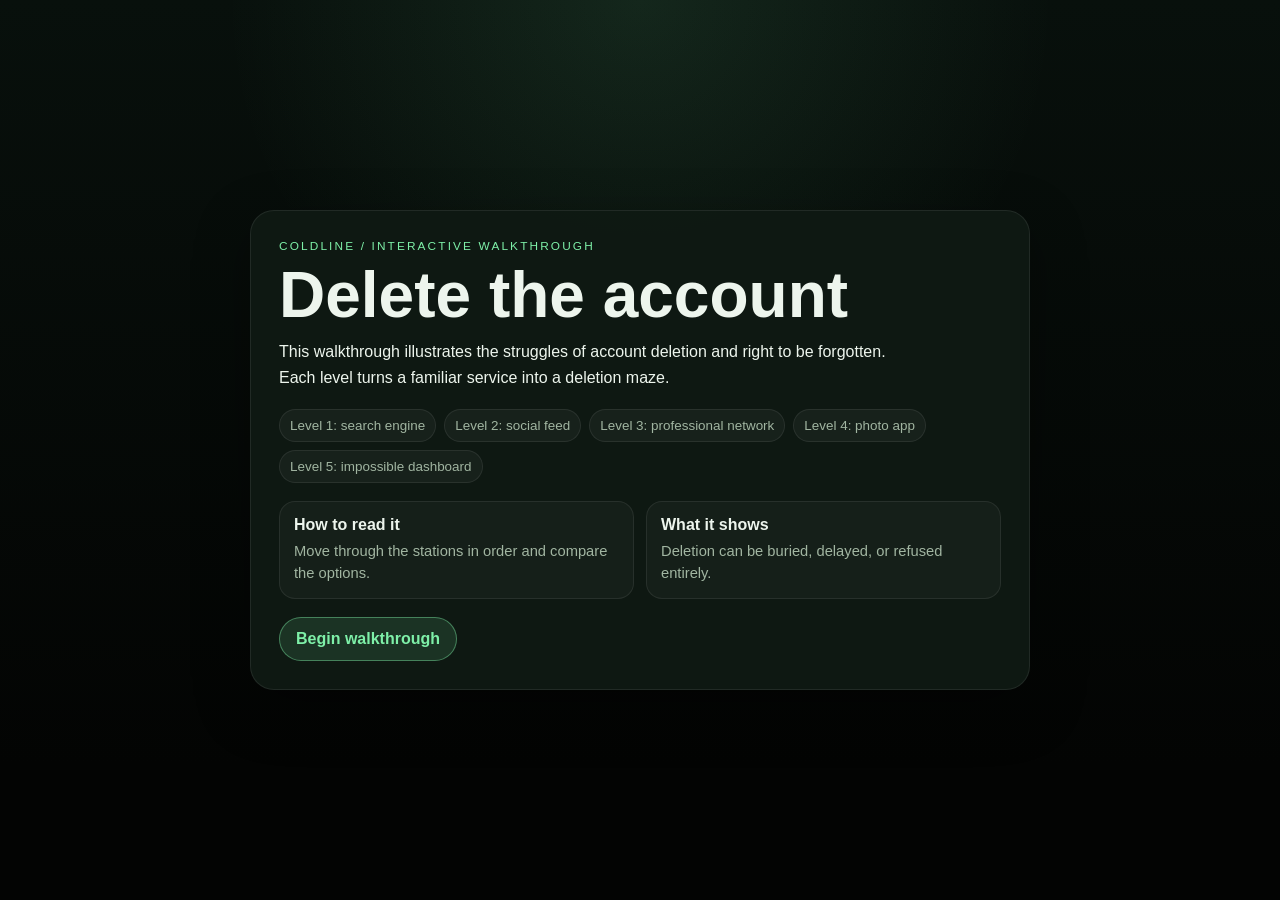
<file: index.html>
﻿<!DOCTYPE html>
<html lang="en">
<head>
  <meta charset="UTF-8" />
  <meta name="viewport" content="width=device-width, initial-scale=1.0" />
  <title>COLDLINE: Delete the Account</title>
  <link rel="stylesheet" href="index.css" />
</head>
<body>
  <main class="intro">
    <section class="hero">
      <div class="eyebrow">COLDLINE / interactive walkthrough</div>
      <h1>Delete the account</h1>
      <p class="lede">
        This walkthrough illustrates the struggles of account deletion and right to be forgotten.
        Each level turns a familiar service into a deletion maze.
      </p>
      <div class="chips">
        <span>Level 1: search engine</span>
        <span>Level 2: social feed</span>
        <span>Level 3: professional network</span>
        <span>Level 4: photo app</span>
        <span>Level 5: impossible dashboard</span>
      </div>
      <div class="mini-grid">
        <div><strong>How to read it</strong><span>Move through the stations in order and compare the options.</span></div>
        <div><strong>What it shows</strong><span>Deletion can be buried, delayed, or refused entirely.</span></div>
      </div>
      <a class="start" href="levels/level-1-search.html">Begin walkthrough</a>
    </section>
  </main>
</body>
</html>
</file>
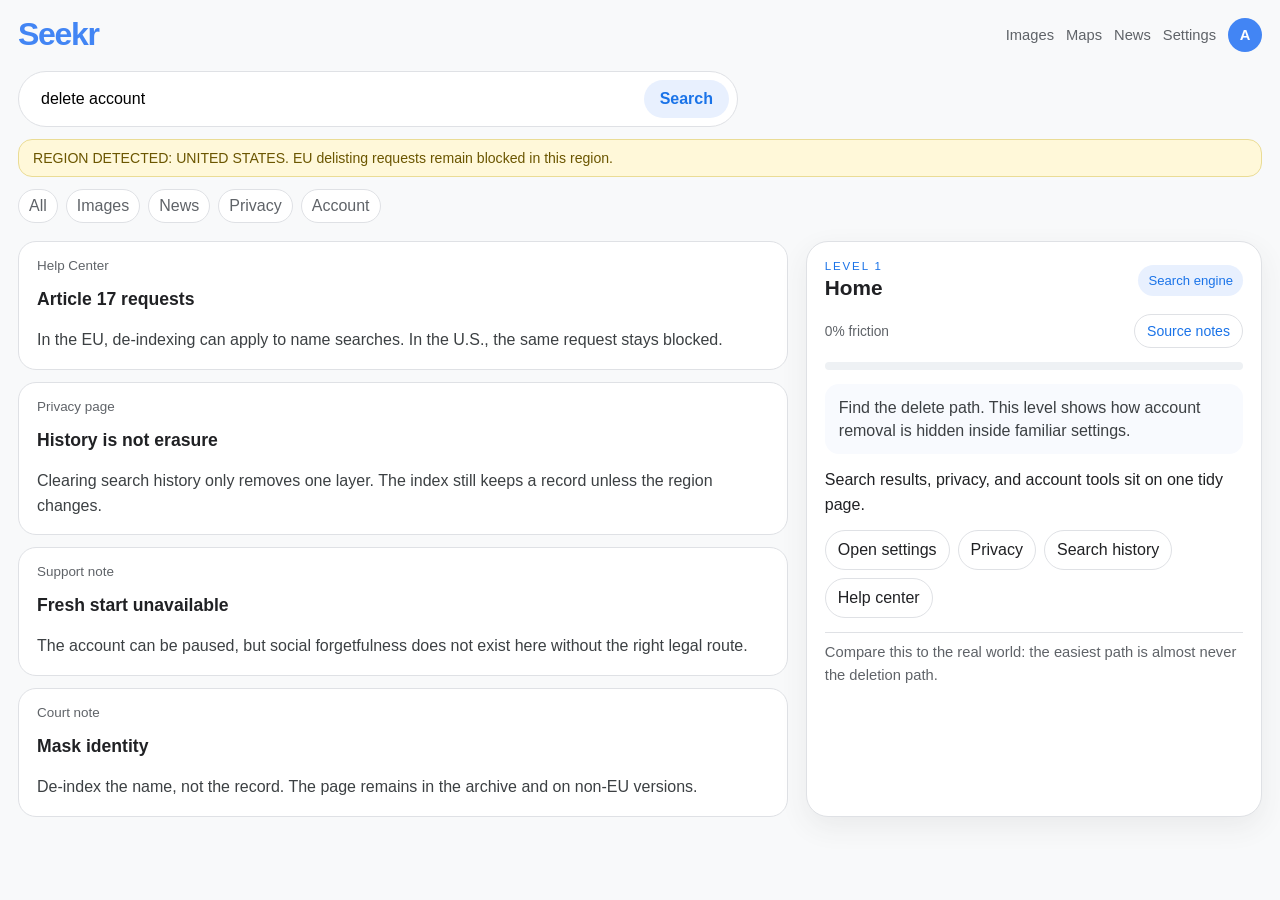
<file: level-1-search.html>
<!DOCTYPE html>
<html lang="en">
<head>
  <meta charset="UTF-8" />
  <meta name="viewport" content="width=device-width, initial-scale=1.0" />
  <title>Seekr - Account Settings</title>
  <link rel="stylesheet" href="level-1-search.css" />
  <script src="game.js" defer></script>
</head>
<body class="search-page">
  <main class="page-shell" data-game-shell>
    <header class="topbar">
      <div class="brand">Seekr</div>
      <div class="top-links">
        <span>Images</span>
        <span>Maps</span>
        <span>News</span>
        <span>Settings</span>
        <span class="avatar" aria-label="User avatar">A</span>
      </div>
    </header>

    <section class="search-hero">
      <div class="search-box">
        <input value="delete account" aria-label="search query" readonly />
        <button type="button">Search</button>
      </div>
      <div class="notice-bar">REGION DETECTED: UNITED STATES. EU delisting requests remain blocked in this region.</div>
      <div class="chips">
        <span>All</span><span>Images</span><span>News</span><span>Privacy</span><span>Account</span>
      </div>
    </section>

    <section class="content-grid">
      <article class="results">
        <div class="result-card">
          <div class="source">Help Center</div>
          <h2>Article 17 requests</h2>
          <p>In the EU, de-indexing can apply to name searches. In the U.S., the same request stays blocked.</p>
        </div>
        <div class="result-card">
          <div class="source">Privacy page</div>
          <h2>History is not erasure</h2>
          <p>Clearing search history only removes one layer. The index still keeps a record unless the region changes.</p>
        </div>
        <div class="result-card">
          <div class="source">Support note</div>
          <h2>Fresh start unavailable</h2>
          <p>The account can be paused, but social forgetfulness does not exist here without the right legal route.</p>
        </div>
        <div class="result-card">
          <div class="source">Court note</div>
          <h2>Mask identity</h2>
          <p>De-index the name, not the record. The page remains in the archive and on non-EU versions.</p>
        </div>
      </article>

      <aside class="flow panel">
        <div class="flow-head">
          <div>
            <div class="eyebrow">Level 1</div>
            <div class="current-step">Home</div>
          </div>
          <div class="level-badge">Search engine</div>
        </div>

        <div class="meter-row">
          <div class="meter-label" data-meter-label>0% friction</div>
          <button type="button" class="ghost" data-source-toggle aria-expanded="false">Source notes</button>
        </div>
        <div class="meter"><div class="meter-fill" data-meter-fill></div></div>

        <div class="guide">Find the delete path. This level shows how account removal is hidden inside familiar settings.</div>

        <section class="source-panel" data-source-panel>
          <strong>Real-world context</strong>
          <p><em>"not conducive to democratic citizens."</em> Attribution: Noble, <em>Algorithms of Oppression</em> (quoting J. F. Blanchette and D. G. Johnson).</p>
          <p>EU law allows delisting in some cases, but the U.S. has no federal right to be forgotten.</p>
          <p>Noble uses that divide to show why a "fresh start" requires social forgetfulness, not just a hidden menu.</p>
          <p>Short version: clearing a surface layer is not the same as erasure.</p>
        </section>

        <section class="step active" data-step="home" data-step-title="Home">
          <p>Search results, privacy, and account tools sit on one tidy page.</p>
          <div class="action-row">
            <button type="button" data-step-target="settings">Open settings</button>
            <button type="button" data-step-target="privacy">Privacy</button>
            <button type="button" data-step-target="history">Search history</button>
            <button type="button" data-step-target="help">Help center</button>
          </div>
        </section>

        <section class="step" data-step="help" data-step-title="Help center">
          <p>Help articles explain everything except the fastest way to leave.</p>
          <div class="action-row">
            <button type="button" data-step-target="settings">Account settings</button>
            <button type="button" data-step-target="privacy">Privacy tools</button>
            <button type="button" data-step-target="home">Search again</button>
          </div>
        </section>

        <section class="step" data-step="settings" data-step-title="Settings">
          <p>Menus look ordinary: language, appearance, search, and account controls.</p>
          <div class="action-row">
            <button type="button" data-step-target="privacy">Data & privacy</button>
            <button type="button" data-step-target="security">Security check</button>
            <button type="button" data-step-target="home">Back</button>
            <button type="button" data-step-target="devices">Devices</button>
          </div>
        </section>

        <section class="step" data-step="devices" data-step-title="Devices">
          <p>The device list looks useful, but it only manages logged-in sessions.</p>
          <div class="action-row">
            <button type="button" data-step-target="security">Security check</button>
            <button type="button" data-step-target="settings">Back</button>
          </div>
        </section>

        <section class="step" data-step="history" data-step-title="Search history">
          <p>History clears fast. The account does not.</p>
          <div class="action-row">
            <button type="button" data-step-target="settings">Back to settings</button>
            <button type="button" data-step-target="help">Help center</button>
          </div>
        </section>

        <section class="step" data-step="security" data-step-title="Security check">
          <p>A password prompt appears before anything serious happens.</p>
          <div class="action-row">
            <button type="button" data-step-target="closure">Continue</button>
            <button type="button" data-step-target="settings">Back</button>
            <button type="button" data-step-target="history">Recent activity</button>
          </div>
        </section>

        <section class="step" data-step="privacy" data-step-title="Data & privacy">
          <p>Privacy controls are here, but the delete route stays hidden behind region and account rules.</p>
          <div class="action-row">
            <button type="button" data-step-target="more">More options</button>
            <button type="button" data-step-target="settings">Back</button>
            <button type="button" data-step-target="ads">Ads settings</button>
            <button type="button" data-step-target="mask">Mask identity</button>
          </div>
        </section>

        <section class="step" data-step="ads" data-step-title="Ads settings">
          <p>Ad preferences change personalization. They do not remove the account.</p>
          <div class="action-row">
            <button type="button" data-step-target="privacy">Back</button>
            <button type="button" data-step-target="settings">Account settings</button>
          </div>
        </section>

        <section class="step" data-step="more" data-step-title="More options">
          <p>Here it is: a de-indexing request, but only after more menus and legal gating.</p>
          <div class="action-row">
            <button type="button" data-step-target="closure">Delete account</button>
            <button type="button" data-step-target="pause">Pause account</button>
            <button type="button" data-step-target="security">Review security</button>
            <button type="button" data-step-target="mask">Request de-indexing</button>
          </div>
        </section>

        <section class="step" data-step="mask" data-step-title="Mask identity">
          <p>Masking replaces the name. The archive remains searchable behind the scenes, especially outside the EU.</p>
          <div class="action-row">
            <button type="button" data-step-target="privacy">Back</button>
            <button type="button" data-step-target="more">Continue</button>
          </div>
        </section>

        <section class="step" data-step="pause" data-step-title="Pause account">
          <p>Pause hides the account. It does not erase anything.</p>
          <div class="action-row">
            <button type="button" data-step-target="more">Back</button>
          </div>
        </section>

        <section class="step" data-step="closure" data-step-title="Account closure">
          <p>The final delete button wants one more confirmation and a reminder that the U.S. route is blocked.</p>
          <div class="action-row">
            <button type="button" data-step-target="confirm" class="danger">Delete permanently</button>
            <button type="button" data-step-target="pause">Not now</button>
          </div>
        </section>

        <section class="step" data-step="confirm" data-step-title="Confirm">
          <p>The account is scheduled for deletion. That took more steps than it should have.</p>
          <div class="action-row">
            <button type="button" data-next="level-2-social.html" class="primary">Next level</button>
          </div>
        </section>

        <div class="compare-note">Compare this to the real world: the easiest path is almost never the deletion path.</div>
      </aside>
    </section>
  </main>
</body>
</html>
</file>
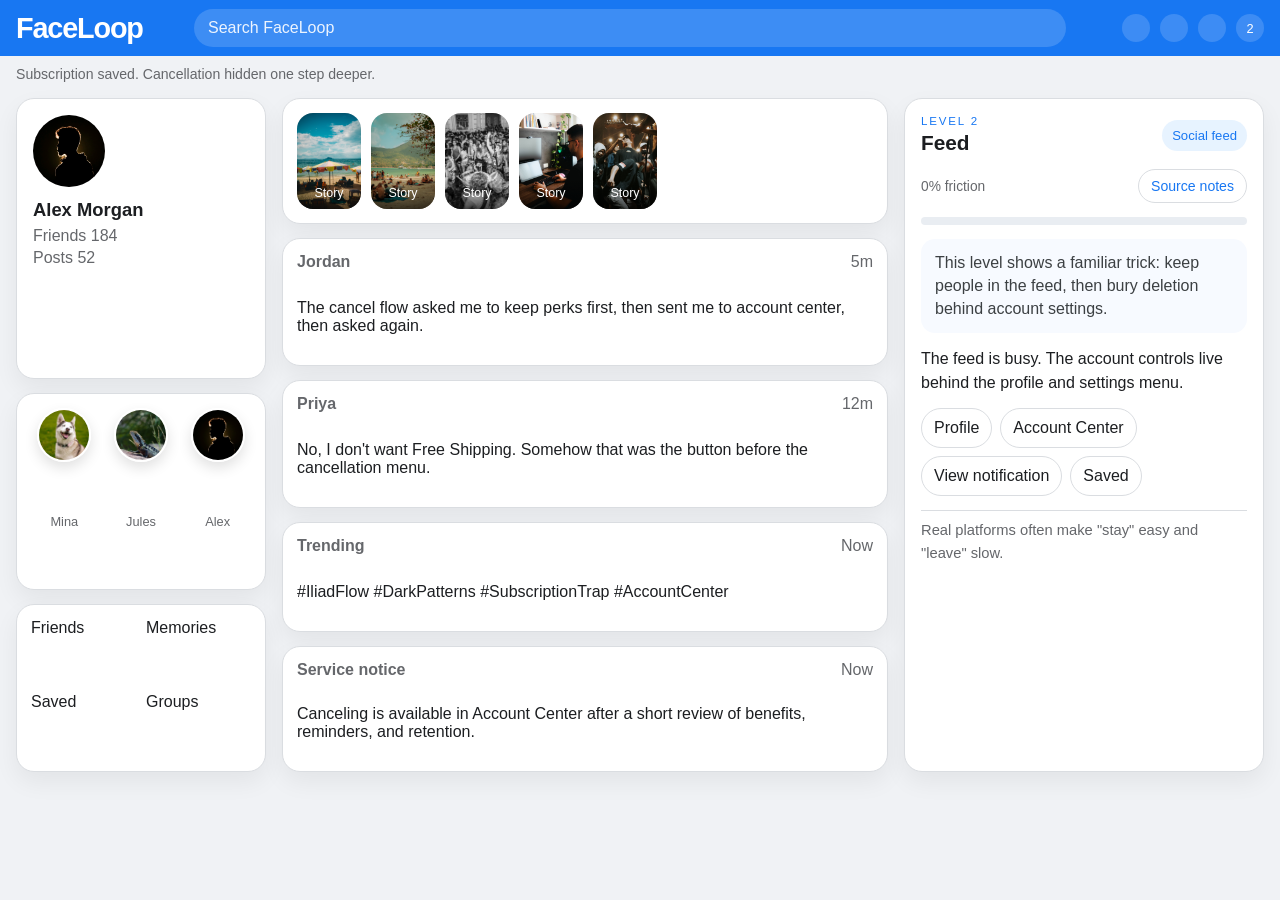
<file: level-2-social.html>
<!DOCTYPE html>
<html lang="en">
<head>
  <meta charset="UTF-8" />
  <meta name="viewport" content="width=device-width, initial-scale=1.0" />
  <title>FaceLoop - Account Center</title>
  <link rel="stylesheet" href="level-2-social.css" />
  <script src="game.js" defer></script>
</head>
<body class="social-page">
  <header class="topbar">
    <div class="brand">FaceLoop</div>
    <div class="search">Search FaceLoop</div>
    <div class="icons"><span></span><span></span><span></span><span class="bubble">2</span></div>
  </header>
  <div class="notice-strip">Subscription saved. Cancellation hidden one step deeper.</div>

  <main class="page-shell" data-game-shell>
    <aside class="sidebar">
      <div class="profile card">
        <img class="avatar avatar-img" src="profile (1).jpg" alt="Profile photo" />
        <h2>Alex Morgan</h2>
        <p>Friends 184</p>
        <p>Posts 52</p>
      </div>
      <div class="card faces">
        <div class="face">
          <img src="profile (2).jpg" alt="Friend avatar" />
          <span>Mina</span>
        </div>
        <div class="face">
          <img src="profile (3).jpg" alt="Friend avatar" />
          <span>Jules</span>
        </div>
        <div class="face">
          <img src="profile (1).jpg" alt="Friend avatar" />
          <span>Alex</span>
        </div>
      </div>
      <div class="card shortcuts">
        <div>Friends</div><div>Memories</div><div>Saved</div><div>Groups</div>
      </div>
    </aside>

    <section class="feed">
      <div class="stories card">
        <button class="story-item" type="button"><img src="feed (1).jpg" alt="Story photo" /><span>Story</span></button>
        <button class="story-item" type="button"><img src="feed (2).jpg" alt="Story photo" /><span>Story</span></button>
        <button class="story-item" type="button"><img src="feed (3).jpg" alt="Story photo" /><span>Story</span></button>
        <button class="story-item" type="button"><img src="feed (4).jpg" alt="Story photo" /><span>Story</span></button>
        <button class="story-item" type="button"><img src="feed (5).jpg" alt="Story photo" /><span>Story</span></button>
      </div>
      <article class="post card post-with-media">
        <div class="post-head"><strong>Jordan</strong><span>5m</span></div>
        <p>The cancel flow asked me to keep perks first, then sent me to account center, then asked again.</p>
      </article>
      <article class="post card post-with-media">
        <div class="post-head"><strong>Priya</strong><span>12m</span></div>
        <p>No, I don't want Free Shipping. Somehow that was the button before the cancellation menu.</p>
      </article>
      <article class="post card post-with-media">
        <div class="post-head"><strong>Trending</strong><span>Now</span></div>
        <p>#IliadFlow #DarkPatterns #SubscriptionTrap #AccountCenter</p>
      </article>
      <article class="post card">
        <div class="post-head"><strong>Service notice</strong><span>Now</span></div>
        <p>Canceling is available in Account Center after a short review of benefits, reminders, and retention.</p>
      </article>
    </section>

    <aside class="flow card">
      <div class="flow-head">
        <div>
          <div class="eyebrow">Level 2</div>
          <div class="current-step">Feed</div>
        </div>
        <div class="level-badge">Social feed</div>
      </div>

      <div class="meter-row">
        <div class="meter-label" data-meter-label>0% friction</div>
        <button type="button" class="ghost" data-source-toggle aria-expanded="false">Source notes</button>
      </div>
      <div class="meter"><div class="meter-fill" data-meter-fill></div></div>

      <div class="guide">This level shows a familiar trick: keep people in the feed, then bury deletion behind account settings.</div>

      <section class="source-panel" data-source-panel>
        <strong>Real-world context</strong>
        <p><em>"digital muck."</em> Attribution: Noble, <em>Algorithms of Oppression</em> (quoting Peter Fleischer).</p>
        <p>FTC pressure on Amazon showed how cancellation traps are built into the interface on purpose.</p>
        <p>Noble points out that most deletion requests come from ordinary people who want relief, not cover-up.</p>
        <p>One tap back can undo a lot of progress.</p>
      </section>

      <section class="step active" data-step="feed" data-step-title="Feed">
        <p>The feed is busy. The account controls live behind the profile and settings menu.</p>
        <div class="action-row">
          <button type="button" data-step-target="profile">Profile</button>
          <button type="button" data-step-target="accounts-center">Account Center</button>
          <button type="button" data-step-target="notification">View notification</button>
          <button type="button" data-step-target="saved">Saved</button>
        </div>
      </section>

      <section class="step" data-step="notification" data-step-title="Notification">
        <p>Your friend tagged you in a post. The app wants you to stay in the feed.</p>
        <div class="action-row">
          <button type="button" data-step-target="feed">Back to feed</button>
          <button type="button" data-step-target="profile">Open tag</button>
          <button type="button" data-step-target="offers">View offers</button>
        </div>
      </section>

      <section class="step" data-step="offers" data-step-title="Offers">
        <p>Your account includes perks, memories, and shipping benefits. The flow keeps treating cancellation like a bad choice.</p>
        <div class="action-row">
          <button type="button" data-step-target="feed">Keep account</button>
          <button type="button" data-step-target="accounts-center">Continue to account center</button>
        </div>
      </section>

      <section class="step" data-step="saved" data-step-title="Saved">
        <p>Saved posts and memories keep the feed feeling useful. Deletion still lives somewhere else.</p>
        <div class="action-row">
          <button type="button" data-step-target="feed">Back</button>
          <button type="button" data-step-target="accounts-center">Account Center</button>
        </div>
      </section>

      <section class="step" data-step="profile" data-step-title="Profile">
        <p>Edit profile, story settings, and privacy links all appear here. Deletion still hides in the account center.</p>
        <div class="action-row">
          <button type="button" data-step-target="accounts-center">Settings</button>
          <button type="button" data-step-target="feed">Back</button>
        </div>
      </section>

      <section class="step" data-step="accounts-center" data-step-title="Account Center">
        <p>Deactivation is easy. Permanent deletion is behind one more set of controls, like a subscription trap with a nicer label.</p>
        <div class="action-row">
          <button type="button" data-step-target="personal-details">Personal details</button>
          <button type="button" data-step-target="deactivate">Deactivate account</button>
          <button type="button" data-step-target="profile">Profile settings</button>
          <button type="button" data-step-target="offers">Review perks</button>
        </div>
      </section>

      <section class="step" data-step="personal-details" data-step-title="Personal details">
        <p>The site asks for identity and profile ownership before showing the final path.</p>
        <div class="action-row">
          <button type="button" data-step-target="accounts-center">Back</button>
          <button type="button" data-step-target="deactivate">Continue</button>
        </div>
      </section>

      <section class="step" data-step="deactivate" data-step-title="Deactivate account">
        <p>The account can be hidden temporarily, but the platform keeps nudging toward return with reminders and one more prompt.</p>
        <div class="action-row">
          <button type="button" data-step-target="delete">Delete permanently</button>
          <button type="button" data-step-target="accounts-center">Back</button>
          <button type="button" data-step-target="feed">Stay on feed</button>
        </div>
      </section>

      <section class="step" data-step="delete" data-step-title="Delete permanently">
        <p>A second confirmation screen appears. The platform wants to make sure this is really what you mean.</p>
        <div class="action-row">
          <button type="button" data-step-target="done" class="danger">Yes, delete it</button>
          <button type="button" data-step-target="deactivate">Go back</button>
        </div>
      </section>

      <section class="step" data-step="done" data-step-title="Done">
        <p>The account is removed, but the route was harder than it should have been.</p>
        <div class="action-row">
          <button type="button" data-next="level-3-professional.html" class="primary">Next level</button>
        </div>
      </section>

      <div class="compare-note">Real platforms often make "stay" easy and "leave" slow.</div>
    </aside>
  </main>
</body>
</html>
</file>
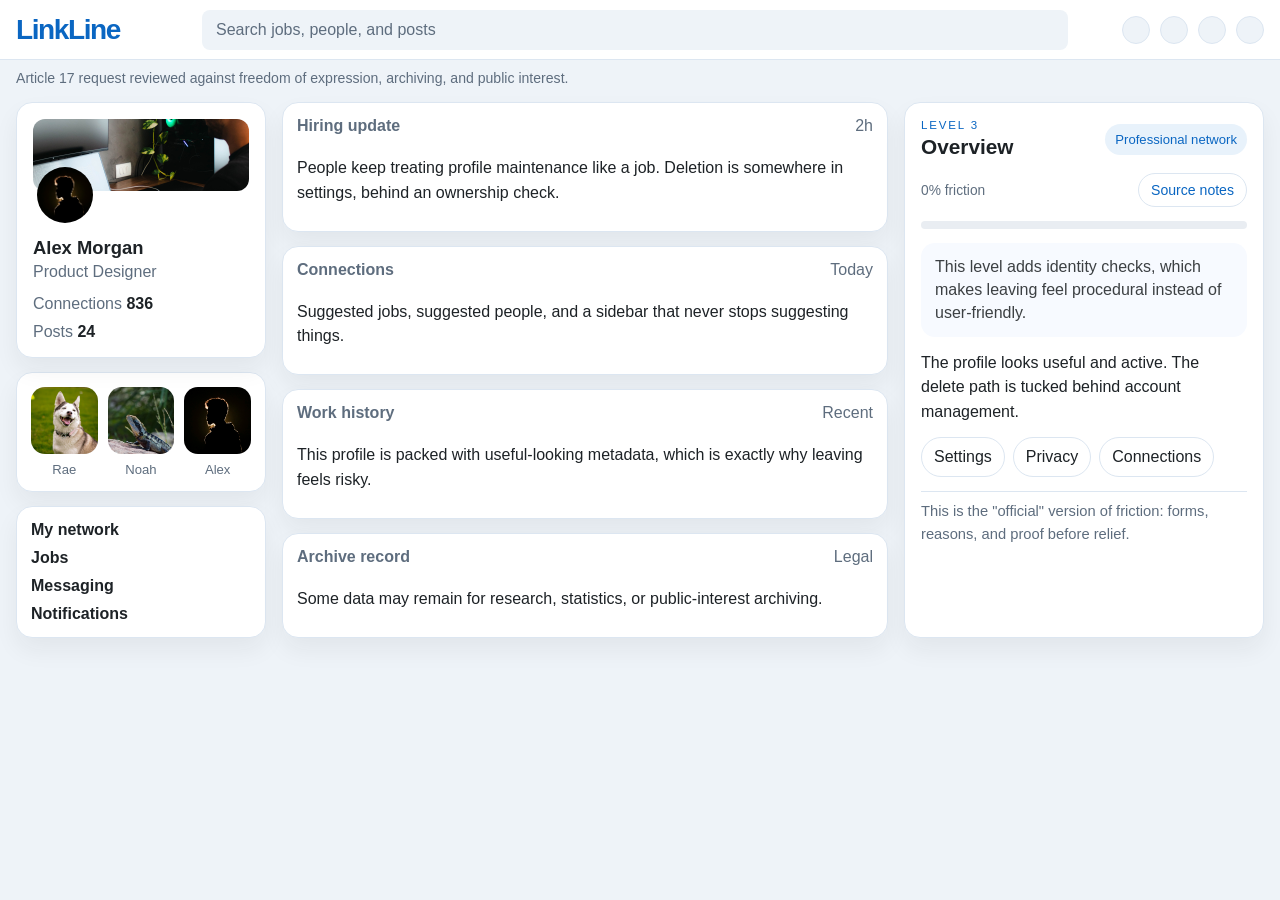
<file: level-3-professional.html>
<!DOCTYPE html>
<html lang="en">
<head>
  <meta charset="UTF-8" />
  <meta name="viewport" content="width=device-width, initial-scale=1.0" />
  <title>LinkLine - Close Account</title>
  <link rel="stylesheet" href="level-3-professional.css" />
  <script src="game.js" defer></script>
</head>
<body class="pro-page">
  <header class="topbar">
    <div class="brand">LinkLine</div>
    <div class="search">Search jobs, people, and posts</div>
    <div class="nav-icons"><span></span><span></span><span></span><span></span></div>
  </header>
  <div class="legal-banner">Article 17 request reviewed against freedom of expression, archiving, and public interest.</div>

  <main class="page-shell" data-game-shell>
    <aside class="left-rail">
      <section class="profile card">
        <img class="cover cover-img" src="feed (4).jpg" alt="Profile banner" />
        <img class="avatar avatar-img" src="profile (1).jpg" alt="Profile photo" />
        <h2>Alex Morgan</h2>
        <p>Product Designer</p>
        <div class="stats"><div>Connections <strong>836</strong></div><div>Posts <strong>24</strong></div></div>
      </section>
      <section class="card faces">
        <div class="face">
          <img src="profile (2).jpg" alt="Connection avatar" />
          <span>Rae</span>
        </div>
        <div class="face">
          <img src="profile (3).jpg" alt="Connection avatar" />
          <span>Noah</span>
        </div>
        <div class="face">
          <img src="profile (1).jpg" alt="Connection avatar" />
          <span>Alex</span>
        </div>
      </section>
      <section class="card menu">
        <div>My network</div><div>Jobs</div><div>Messaging</div><div>Notifications</div>
      </section>
    </aside>

    <section class="center-column">
      <article class="card feed-card">
        <div class="post-head"><strong>Hiring update</strong><span>2h</span></div>
        <p>People keep treating profile maintenance like a job. Deletion is somewhere in settings, behind an ownership check.</p>
      </article>
      <article class="card feed-card">
        <div class="post-head"><strong>Connections</strong><span>Today</span></div>
        <p>Suggested jobs, suggested people, and a sidebar that never stops suggesting things.</p>
      </article>
      <article class="card feed-card">
        <div class="post-head"><strong>Work history</strong><span>Recent</span></div>
        <p>This profile is packed with useful-looking metadata, which is exactly why leaving feels risky.</p>
      </article>
      <article class="card feed-card">
        <div class="post-head"><strong>Archive record</strong><span>Legal</span></div>
        <p>Some data may remain for research, statistics, or public-interest archiving.</p>
      </article>
    </section>

    <aside class="flow card">
      <div class="flow-head">
        <div>
          <div class="eyebrow">Level 3</div>
          <div class="current-step">Overview</div>
        </div>
        <div class="level-badge">Professional network</div>
      </div>

      <div class="meter-row">
        <div class="meter-label" data-meter-label>0% friction</div>
        <button type="button" class="ghost" data-source-toggle aria-expanded="false">Source notes</button>
      </div>
      <div class="meter"><div class="meter-fill" data-meter-fill></div></div>

      <div class="guide">This level adds identity checks, which makes leaving feel procedural instead of user-friendly.</div>

      <section class="source-panel" data-source-panel>
        <strong>Real-world context</strong>
        <p><em>"more than 95% of requests"</em> came from <em>"every-day members of the public."</em> Attribution: Noble, <em>Algorithms of Oppression</em> (citing The Guardian, July 2015).</p>
        <p>Noble's "social forgetfulness" argument says people need the ability to move on and form a new identity.</p>
        <p>GDPR Article 17 helps, but the request still gets balanced against expression, archiving, and public interest.</p>
        <p>Permanent records do the opposite: they freeze old versions of a person and make the exit feel risky.</p>
        <p>It is a paper trail made to look like a product flow.</p>
      </section>

      <section class="step active" data-step="overview" data-step-title="Overview">
        <p>The profile looks useful and active. The delete path is tucked behind account management.</p>
        <div class="action-row">
          <button type="button" data-step-target="settings">Settings</button>
          <button type="button" data-step-target="privacy">Privacy</button>
          <button type="button" data-step-target="connections">Connections</button>
        </div>
      </section>

      <section class="step" data-step="connections" data-step-title="Connections">
        <p>Connections make the profile feel valuable, which makes leaving feel like cutting off a network.</p>
        <div class="action-row">
          <button type="button" data-step-target="overview">Back</button>
          <button type="button" data-step-target="settings">Account settings</button>
        </div>
      </section>

      <section class="step" data-step="privacy" data-step-title="Privacy">
        <p>Privacy options are friendly, but they do not remove the account or erase the archive.</p>
        <div class="action-row">
          <button type="button" data-step-target="settings">Account settings</button>
          <button type="button" data-step-target="overview">Back</button>
        </div>
      </section>

      <section class="step" data-step="settings" data-step-title="Settings">
        <p>Identity, billing, and account preferences all share one corporate-looking menu. The delete option sits with legal review.</p>
        <div class="action-row">
          <button type="button" data-step-target="reason">Close account</button>
          <button type="button" data-step-target="identity">Identity</button>
          <button type="button" data-step-target="overview">Back</button>
          <button type="button" data-step-target="archive">Legal review</button>
        </div>
      </section>

      <section class="step" data-step="archive" data-step-title="Legal review">
        <p>Erasure denied: archiving, research, and expression take priority here, so the record stays visible.</p>
        <div class="action-row">
          <button type="button" data-step-target="settings">Back</button>
          <button type="button" data-step-target="reason">Continue</button>
        </div>
      </section>

      <section class="step" data-step="identity" data-step-title="Identity">
        <p>The site wants a legal name, recovery email, and proof of ownership before it will consider erasure.</p>
        <div class="action-row">
          <button type="button" data-step-target="reason">Continue</button>
          <button type="button" data-step-target="settings">Back</button>
        </div>
      </section>

      <section class="step" data-step="reason" data-step-title="Reason">
        <p>A dropdown asks why you are leaving before the account can be closed. It treats the request like a compliance exercise.</p>
        <div class="action-row">
          <button type="button" data-step-target="close">Continue</button>
          <button type="button" data-step-target="settings">Back</button>
          <button type="button" data-step-target="overview">Leave later</button>
          <button type="button" data-step-target="archive">See exemption</button>
        </div>
      </section>

      <section class="step" data-step="close" data-step-title="Close account" data-code-target="done" data-code-value="abc123">
        <p>The final confirmation asks for a password and one more reason check before the legal trail closes.</p>
        <div class="code-note">Password hint: <strong>enter abc123</strong></div>
        <div class="code-box">
          <input type="password" maxlength="6" autocomplete="current-password" placeholder="Password" aria-label="password" data-code-input />
          <button type="button" data-code-submit class="primary">Verify</button>
        </div>
        <div class="code-feedback" data-code-feedback>Enter the password shown above to continue.</div>
        <div class="action-row">
          <button type="button" data-step-target="reason">Change answer</button>
        </div>
      </section>

      <section class="step" data-step="done" data-step-title="Done">
        <p>The profile is gone. A professional platform made the player work for it.</p>
        <div class="action-row">
          <button type="button" data-next="level-4-photo.html" class="primary">Next level</button>
        </div>
      </section>

      <div class="compare-note">This is the "official" version of friction: forms, reasons, and proof before relief.</div>
    </aside>
  </main>
</body>
</html>
</file>
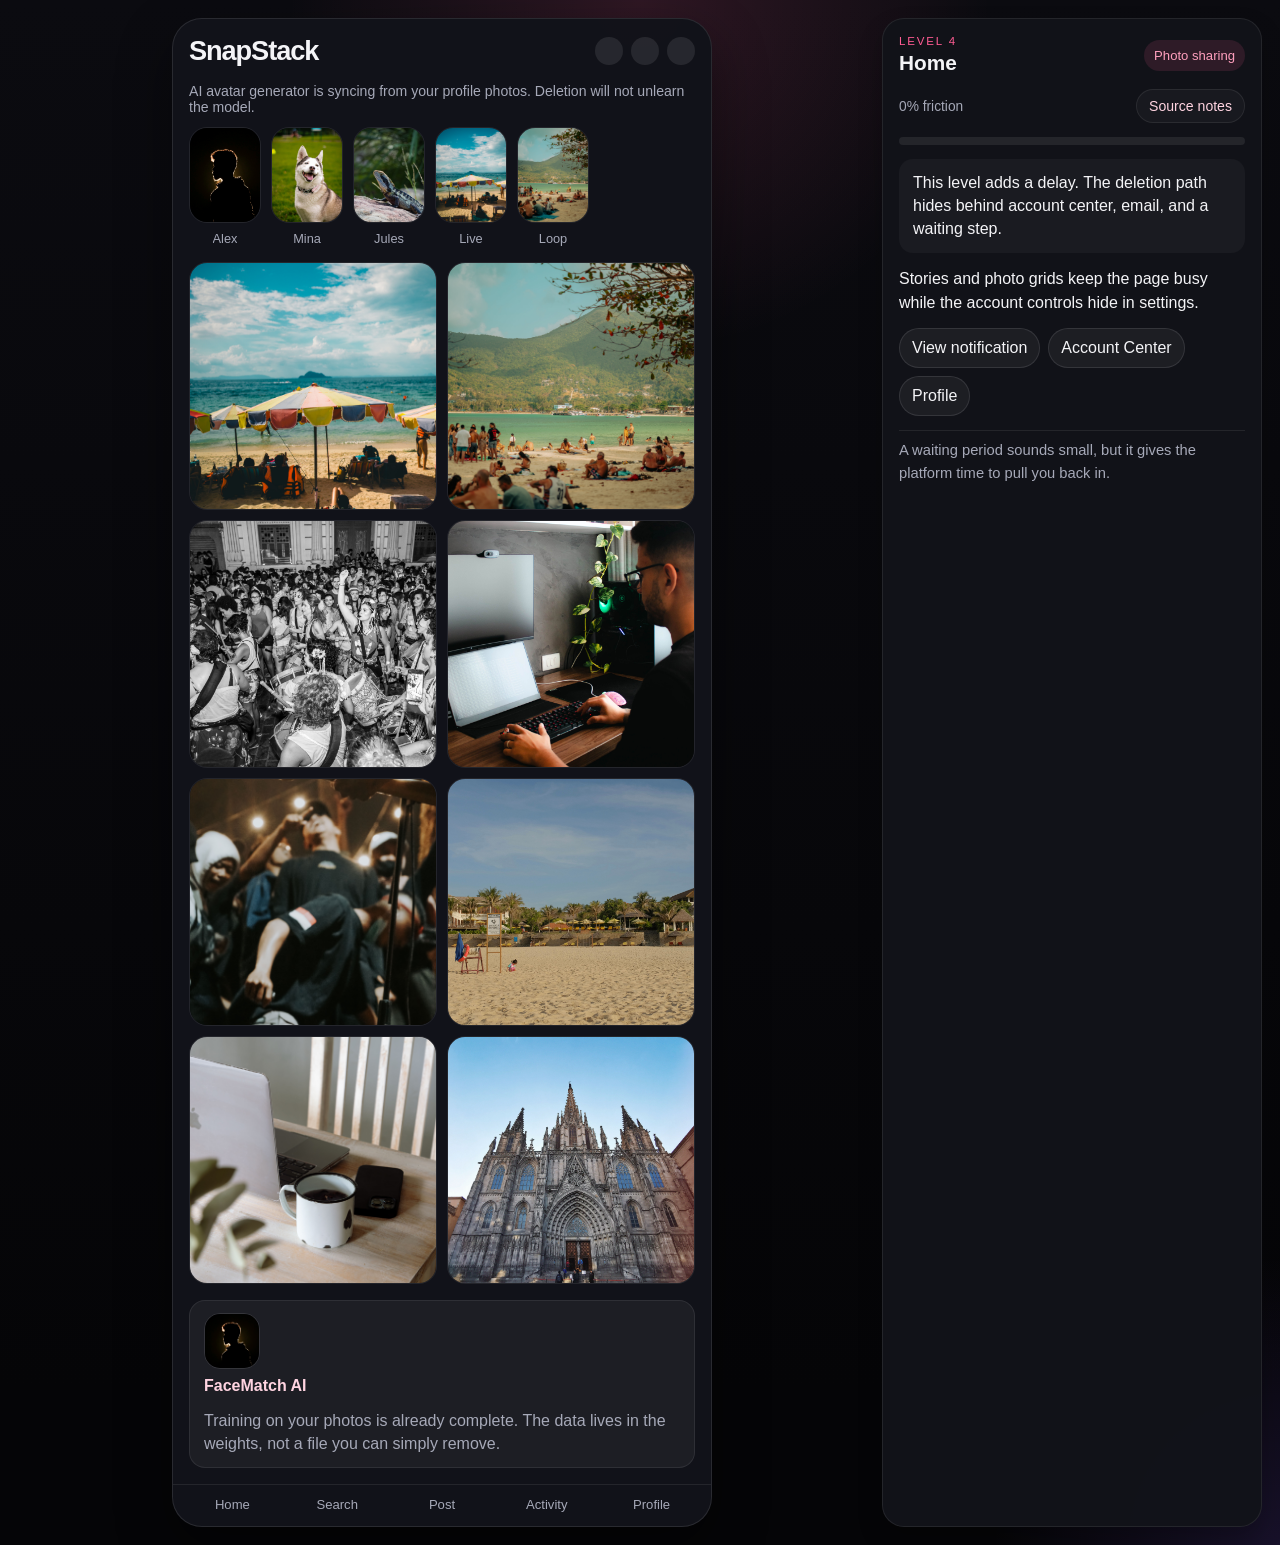
<file: level-4-photo.html>
<!DOCTYPE html>
<html lang="en">
<head>
  <meta charset="UTF-8" />
  <meta name="viewport" content="width=device-width, initial-scale=1.0" />
  <title>SnapStack - Accounts</title>
  <link rel="stylesheet" href="level-4-photo.css" />
  <script src="game.js" defer></script>
</head>
<body class="photo-page">
  <main class="page-shell" data-game-shell>
    <section class="phone">
      <header class="topbar">
        <div class="brand">SnapStack</div>
        <div class="icons"><span></span><span></span><span></span></div>
      </header>
      <div class="photo-banner">AI avatar generator is syncing from your profile photos. Deletion will not unlearn the model.</div>

      <div class="stories">
        <div class="story-item"><img src="profile (1).jpg" alt="Story preview" /><span>Alex</span></div>
        <div class="story-item"><img src="profile (2).jpg" alt="Story preview" /><span>Mina</span></div>
        <div class="story-item"><img src="profile (3).jpg" alt="Story preview" /><span>Jules</span></div>
        <div class="story-item"><img src="feed (1).jpg" alt="Story preview" /><span>Live</span></div>
        <div class="story-item"><img src="feed (2).jpg" alt="Story preview" /><span>Loop</span></div>
      </div>

      <section class="grid-feed">
        <img class="photo" src="feed (1).jpg" alt="Feed photo" />
        <img class="photo" src="feed (2).jpg" alt="Feed photo" />
        <img class="photo" src="feed (3).jpg" alt="Feed photo" />
        <img class="photo" src="feed (4).jpg" alt="Feed photo" />
        <img class="photo" src="feed (5).jpg" alt="Feed photo" />
        <img class="photo" src="feed (6).jpg" alt="Feed photo" />
        <img class="photo" src="feed (7).jpg" alt="Feed photo" />
        <img class="photo" src="feed (8).jpg" alt="Feed photo" />
      </section>

      <section class="ai-panel">
        <div class="ai-avatar"><img src="profile (1).jpg" alt="AI avatar preview" /></div>
        <strong>FaceMatch AI</strong>
        <p>Training on your photos is already complete. The data lives in the weights, not a file you can simply remove.</p>
      </section>

      <nav class="bottom-nav">
        <span>Home</span><span>Search</span><span>Post</span><span>Activity</span><span>Profile</span>
      </nav>
    </section>

    <aside class="flow card">
      <div class="flow-head">
        <div>
          <div class="eyebrow">Level 4</div>
          <div class="current-step">Home</div>
        </div>
        <div class="level-badge">Photo sharing</div>
      </div>

      <div class="meter-row">
        <div class="meter-label" data-meter-label>0% friction</div>
        <button type="button" class="ghost" data-source-toggle aria-expanded="false">Source notes</button>
      </div>
      <div class="meter"><div class="meter-fill" data-meter-fill></div></div>

      <div class="guide">This level adds a delay. The deletion path hides behind account center, email, and a waiting step.</div>

      <section class="source-panel" data-source-panel>
        <strong>Real-world context</strong>
        <p>Dark patterns turn cancellation into a maze: extra confirmations, delayed deletion, and easy reversal.</p>
        <p>AI erasure is harder because the data is absorbed into model weights, not stored as one file.</p>
        <p>Machine unlearning exists, but it is still experimental and cannot guarantee a clean erase at scale.</p>
        <p>A notification can pull the player back into the app.</p>
      </section>

      <section class="step active" data-step="home" data-step-title="Home">
        <p>Stories and photo grids keep the page busy while the account controls hide in settings.</p>
        <div class="action-row">
          <button type="button" data-step-target="notification">View notification</button>
          <button type="button" data-step-target="account-center">Account Center</button>
          <button type="button" data-step-target="profile">Profile</button>
        </div>
      </section>

      <section class="step" data-step="notification" data-step-title="Notification">
        <p>Your friend tagged you in a post. The app wants you to stay.</p>
        <div class="action-row">
          <button type="button" data-step-target="home">Back to home</button>
          <button type="button" data-step-target="account-center">Ignore and continue</button>
        </div>
      </section>

      <section class="step" data-step="profile" data-step-title="Profile">
        <p>The profile shows saved posts, tagged photos, and a settings link that looks harmless.</p>
        <div class="action-row">
          <button type="button" data-step-target="account-center">Account Center</button>
          <button type="button" data-step-target="home">Back</button>
        </div>
      </section>

      <section class="step" data-step="account-center" data-step-title="Account Center">
        <p>Account Center splits things into profile, security, and ownership controls.</p>
        <div class="action-row">
          <button type="button" data-step-target="deletion">Deactivation or deletion</button>
          <button type="button" data-step-target="email">Email</button>
          <button type="button" data-step-target="profile">Profile</button>
          <button type="button" data-step-target="avatar">AI avatar</button>
        </div>
      </section>

      <section class="step" data-step="avatar" data-step-title="AI avatar">
        <p>The app says your face is already part of the generator. Deleting the photo will not unlearn the model.</p>
        <div class="action-row">
          <button type="button" data-step-target="account-center">Back</button>
          <button type="button" data-step-target="deletion">Continue</button>
        </div>
      </section>

      <section class="step" data-step="email" data-step-title="Email">
        <p>The site sends a confirmation code before any deletion request continues.</p>
        <div class="code-note">Code sent to alex.morgan@snapstack.example: <strong>742911</strong></div>
        <div class="action-row">
          <button type="button" data-step-target="deletion">Back</button>
          <button type="button" data-step-target="code">Send code</button>
          <button type="button" data-step-target="account-center">Change email</button>
          <button type="button" data-step-target="home">Open feed</button>
        </div>
      </section>

      <section class="step" data-step="deletion" data-step-title="Deactivation or deletion">
        <p>Deactivation is easy. Permanent deletion is tucked behind one more menu and a waiting period, even though the model has already absorbed the photo.</p>
        <div class="action-row">
          <button type="button" data-step-target="code">Delete account</button>
          <button type="button" data-step-target="home">Back</button>
          <button type="button" data-step-target="account-center">Read details</button>
        </div>
      </section>

      <section class="step" data-step="code" data-step-title="Confirmation code" data-code-target="wait" data-code-value="742911">
        <p>Enter the 6-digit code sent to the inbox to continue.</p>
        <div class="code-box">
          <input type="text" maxlength="6" inputmode="numeric" autocomplete="one-time-code" placeholder="6-digit code" aria-label="confirmation code" data-code-input />
          <button type="button" data-code-submit class="primary">Verify</button>
        </div>
        <div class="code-feedback" data-code-feedback>Check the message above, then enter the code.</div>
        <div class="action-row">
          <button type="button" data-step-target="email">Back to email</button>
          <button type="button" data-step-target="account-center">Cancel</button>
          <button type="button" data-step-target="email">Resend code</button>
        </div>
      </section>

      <section class="step" data-step="wait" data-step-title="Waiting period">
        <p>The platform says the account will delete after a waiting period. That is another form of friction, not actual erasure.</p>
        <div class="action-row">
          <button type="button" data-step-target="confirm">Continue</button>
          <button type="button" data-step-target="home">Check feed</button>
        </div>
      </section>

      <section class="step" data-step="confirm" data-step-title="Confirm">
        <p>The account is finally ready for deletion, but only after codes, delay, and another confirmation.</p>
        <div class="action-row">
          <button type="button" data-step-target="done" class="danger">Delete permanently</button>
          <button type="button" data-step-target="wait">Go back</button>
        </div>
      </section>

      <section class="step" data-step="done" data-step-title="Done">
        <p>The account is removed. The path took longer than a normal app should.</p>
        <div class="action-row">
          <button type="button" data-next="level-5-impossible.html" class="primary">Final level</button>
        </div>
      </section>

      <div class="compare-note">A waiting period sounds small, but it gives the platform time to pull you back in.</div>
    </aside>
  </main>
</body>
</html>
</file>
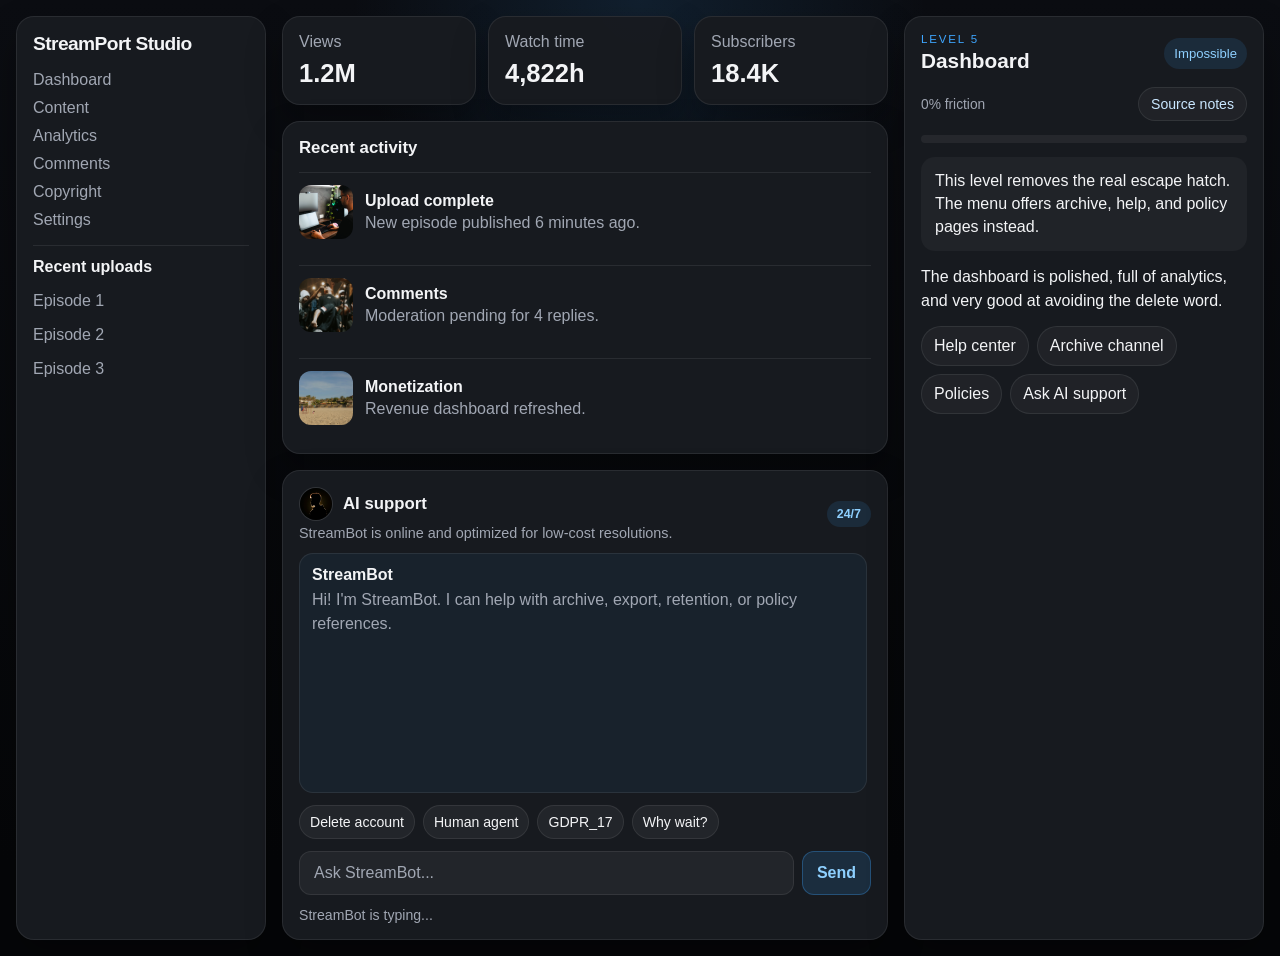
<file: level-5-impossible.html>
<!DOCTYPE html>
<html lang="en">
<head>
  <meta charset="UTF-8" />
  <meta name="viewport" content="width=device-width, initial-scale=1.0" />
  <title>StreamPort - Channel Settings</title>
  <link rel="stylesheet" href="level-5-impossible.css" />
  <script src="game.js" defer></script>
</head>
<body class="impossible-page">
  <main class="page-shell" data-game-shell>
    <aside class="sidebar card">
      <div class="brand">StreamPort Studio</div>
      <div class="nav-list">
        <div>Dashboard</div><div>Content</div><div>Analytics</div><div>Comments</div><div>Copyright</div><div>Settings</div>
      </div>
      <div class="mini-card">
        <strong>Recent uploads</strong>
        <p>Episode 1</p><p>Episode 2</p><p>Episode 3</p>
      </div>
    </aside>

    <section class="main-column">
      <section class="cards">
        <article class="card stat">
          <span>Views</span>
          <strong>1.2M</strong>
        </article>
        <article class="card stat">
          <span>Watch time</span>
          <strong>4,822h</strong>
        </article>
        <article class="card stat">
          <span>Subscribers</span>
          <strong>18.4K</strong>
        </article>
      </section>

      <article class="card feed">
        <div class="section-title">Recent activity</div>
        <div class="activity-row"><img class="thumb" src="feed (4).jpg" alt="Upload preview" /><div><strong>Upload complete</strong><p>New episode published 6 minutes ago.</p></div></div>
        <div class="activity-row"><img class="thumb" src="feed (5).jpg" alt="Comments preview" /><div><strong>Comments</strong><p>Moderation pending for 4 replies.</p></div></div>
        <div class="activity-row"><img class="thumb" src="feed (6).jpg" alt="Monetization preview" /><div><strong>Monetization</strong><p>Revenue dashboard refreshed.</p></div></div>
      </article>

      <article class="card chat-feed" data-chatbot-root>
        <div class="chat-head">
          <div>
            <div class="section-title"><img class="chat-avatar" src="profile (1).jpg" alt="Support avatar" />AI support</div>
            <p class="chat-subtitle">StreamBot is online and optimized for low-cost resolutions.</p>
          </div>
          <div class="chat-pill">24/7</div>
        </div>

        <div class="chat-log" data-chat-log aria-live="polite" aria-label="Support conversation"></div>

        <div class="chat-quick" aria-label="Quick replies">
          <button type="button" data-chat-quick="delete">Delete account</button>
          <button type="button" data-chat-quick="human">Human agent</button>
          <button type="button" data-chat-quick="code">GDPR_17</button>
          <button type="button" data-chat-quick="wait">Why wait?</button>
        </div>

        <form class="chat-form" data-chat-form>
          <input type="text" data-chat-input placeholder="Ask StreamBot..." aria-label="Chat message" />
          <button type="submit">Send</button>
        </form>
        <div class="chat-status" data-chat-status>StreamBot is typing...</div>
      </article>
    </section>

    <aside class="flow card">
      <div class="flow-head">
        <div>
          <div class="eyebrow">Level 5</div>
          <div class="current-step">Dashboard</div>
        </div>
        <div class="level-badge">Impossible</div>
      </div>

      <div class="meter-row">
        <div class="meter-label" data-meter-label>0% friction</div>
        <button type="button" class="ghost" data-source-toggle aria-expanded="false">Source notes</button>
      </div>
      <div class="meter"><div class="meter-fill" data-meter-fill></div></div>

      <div class="guide">This level removes the real escape hatch. The menu offers archive, help, and policy pages instead.</div>

      <section class="source-panel" data-source-panel>
        <strong>Real-world context</strong>
        <p><em>"Too many companies are deploying AI to cut costs, not solve problems, and customers can tell the difference."</em> Attribution: Qualtrics (2025).</p>
        <p>AI customer service is often deployed to cut costs, not solve problems, which makes the support wall feel intentional.</p>
        <p>That matters because AI support is reported to fail at nearly four times the rate of other AI tasks.</p>
        <p>In AI systems, deletion gets harder because the data is not just stored in a file; it is baked into the model weights.</p>
        <p>Noble's invisible archive warning fits here: companies can keep sharing and repurposing data outside public view.</p>
      </section>

      <section class="step active" data-step="dashboard" data-step-title="Dashboard">
        <p>The dashboard is polished, full of analytics, and very good at avoiding the delete word.</p>
        <div class="action-row">
          <button type="button" data-step-target="support">Help center</button>
          <button type="button" data-step-target="archive">Archive channel</button>
          <button type="button" data-step-target="policies">Policies</button>
          <button type="button" data-step-target="chatbot">Ask AI support</button>
        </div>
      </section>

      <section class="step" data-step="chatbot" data-step-title="AI support">
        <p>StreamBot is upbeat, but it only offers retention tools and self-service loops.</p>
        <div class="action-row">
          <button type="button" data-step-target="support">Delete anyway</button>
          <button type="button" data-step-target="blocked">Human agent</button>
          <button type="button" data-step-target="dashboard">Back</button>
        </div>
      </section>

      <section class="step" data-step="support" data-step-title="Help center">
        <p>The help center routes you to export tools, restore tools, and more account-preserving features.</p>
        <div class="action-row">
          <button type="button" data-step-target="archive">Archive only</button>
          <button type="button" data-step-target="blocked">I still want to delete</button>
          <button type="button" data-step-target="policies">Read policy</button>
          <button type="button" data-step-target="chatbot">Ask AI support</button>
        </div>
      </section>

      <section class="step" data-step="archive" data-step-title="Archive channel">
        <p>Archiving preserves everything for restoration later. It is not deletion.</p>
        <div class="action-row">
          <button type="button" data-step-target="support">Back to support</button>
          <button type="button" data-step-target="policies">View policies</button>
        </div>
      </section>

      <section class="step" data-step="policies" data-step-title="Policies">
        <p>The policy page repeats the refusal. There is no delete route here.</p>
        <div class="action-row">
          <button type="button" data-step-target="support">Help center</button>
          <button type="button" data-step-target="blocked">Try delete anyway</button>
          <button type="button" data-step-target="archive">Archive instead</button>
        </div>
      </section>

      <section class="step" data-step="blocked" data-step-title="Deletion unavailable">
        <p>There is no delete account path here. The account can be archived, exported, or supported, but not erased.</p>
        <div class="action-row">
          <button type="button" data-recap-toggle aria-expanded="false" class="primary">Show takeaway</button>
          <button type="button" data-restart="true">Restart game</button>
        </div>
      </section>

      <section class="recap-screen" data-recap-screen>
        <strong>Takeaway</strong>
        <p>Deletion is not just a button. It is a legal, technical, and political problem.</p>
        <p>The walkthrough shows the same pattern across different services: easy to join, hard to leave.</p>
        <div class="action-row">
          <button type="button" data-restart="true" class="primary">Play again</button>
        </div>
      </section>
    </aside>
  </main>
</body>
</html>
</file>
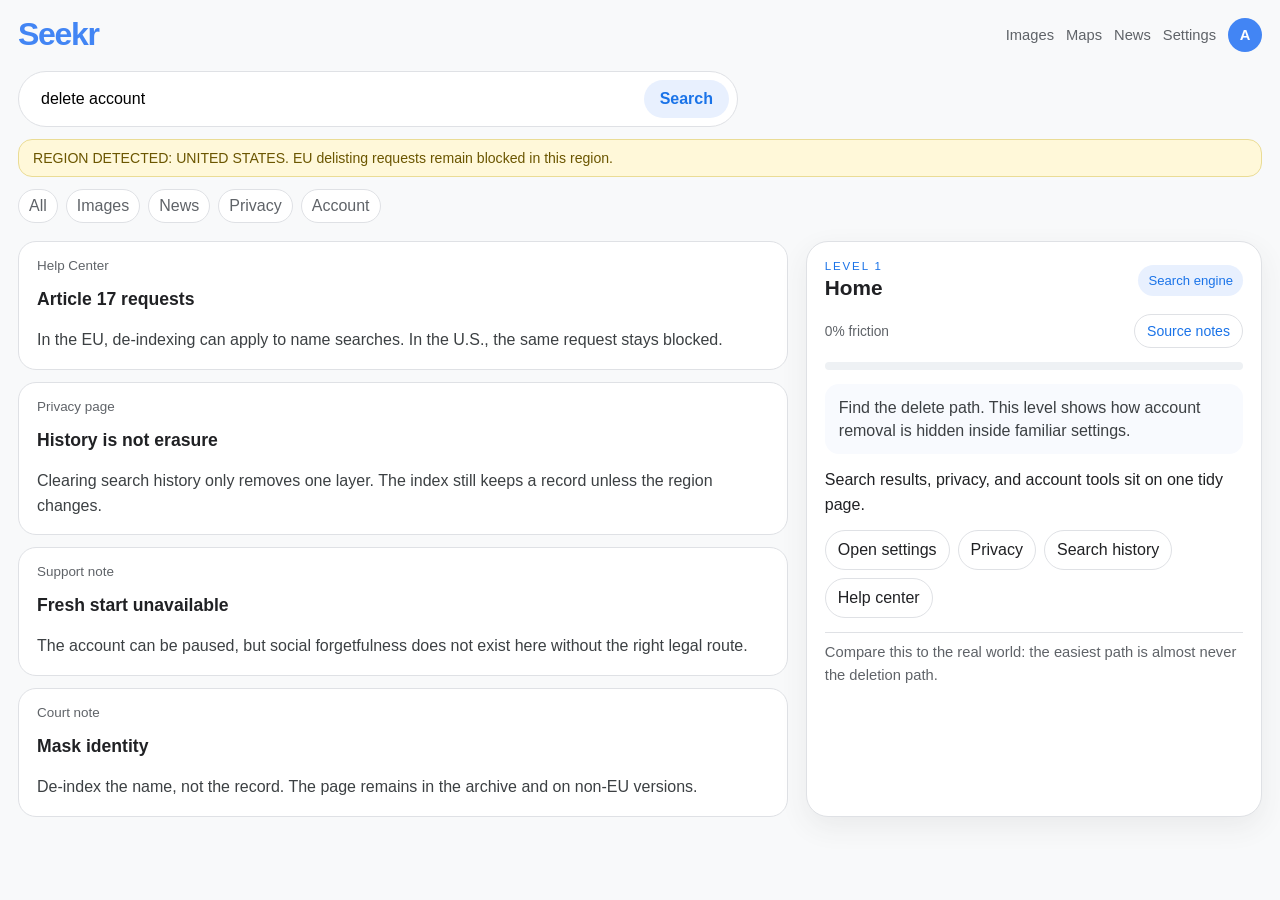
<file: levels/level-1-search.html>
﻿<!DOCTYPE html>
<html lang="en">
<head>
  <meta charset="UTF-8" />
  <meta name="viewport" content="width=device-width, initial-scale=1.0" />
  <title>Seekr - Account Settings</title>
  <link rel="stylesheet" href="level-1-search.css" />
  <script src="../game.js" defer></script>
</head>
<body class="search-page">
  <main class="page-shell" data-game-shell>
    <header class="topbar">
      <div class="brand">Seekr</div>
      <div class="top-links">
        <span>Images</span>
        <span>Maps</span>
        <span>News</span>
        <span>Settings</span>
        <span class="avatar" aria-label="User avatar">A</span>
      </div>
    </header>

    <section class="search-hero">
      <div class="search-box">
        <input value="delete account" aria-label="search query" readonly />
        <button type="button">Search</button>
      </div>
      <div class="notice-bar">REGION DETECTED: UNITED STATES. EU delisting requests remain blocked in this region.</div>
      <div class="chips">
        <span>All</span><span>Images</span><span>News</span><span>Privacy</span><span>Account</span>
      </div>
    </section>

    <section class="content-grid">
      <article class="results">
        <div class="result-card">
          <div class="source">Help Center</div>
          <h2>Article 17 requests</h2>
          <p>In the EU, de-indexing can apply to name searches. In the U.S., the same request stays blocked.</p>
        </div>
        <div class="result-card">
          <div class="source">Privacy page</div>
          <h2>History is not erasure</h2>
          <p>Clearing search history only removes one layer. The index still keeps a record unless the region changes.</p>
        </div>
        <div class="result-card">
          <div class="source">Support note</div>
          <h2>Fresh start unavailable</h2>
          <p>The account can be paused, but social forgetfulness does not exist here without the right legal route.</p>
        </div>
        <div class="result-card">
          <div class="source">Court note</div>
          <h2>Mask identity</h2>
          <p>De-index the name, not the record. The page remains in the archive and on non-EU versions.</p>
        </div>
      </article>

      <aside class="flow panel">
        <div class="flow-head">
          <div>
            <div class="eyebrow">Level 1</div>
            <div class="current-step">Home</div>
          </div>
          <div class="level-badge">Search engine</div>
        </div>

        <div class="meter-row">
          <div class="meter-label" data-meter-label>0% friction</div>
          <button type="button" class="ghost" data-source-toggle aria-expanded="false">Source notes</button>
        </div>
        <div class="meter"><div class="meter-fill" data-meter-fill></div></div>

        <div class="guide">Find the delete path. This level shows how account removal is hidden inside familiar settings.</div>

        <section class="source-panel" data-source-panel>
          <strong>Real-world context</strong>
          <p><em>"not conducive to democratic citizens."</em> Attribution: Noble, <em>Algorithms of Oppression</em> (quoting J. F. Blanchette and D. G. Johnson).</p>
          <p>EU law allows delisting in some cases, but the U.S. has no federal right to be forgotten.</p>
          <p>Noble uses that divide to show why a "fresh start" requires social forgetfulness, not just a hidden menu.</p>
          <p>Short version: clearing a surface layer is not the same as erasure.</p>
        </section>

        <section class="step active" data-step="home" data-step-title="Home">
          <p>Search results, privacy, and account tools sit on one tidy page.</p>
          <div class="action-row">
            <button type="button" data-step-target="settings">Open settings</button>
            <button type="button" data-step-target="privacy">Privacy</button>
            <button type="button" data-step-target="history">Search history</button>
            <button type="button" data-step-target="help">Help center</button>
          </div>
        </section>

        <section class="step" data-step="help" data-step-title="Help center">
          <p>Help articles explain everything except the fastest way to leave.</p>
          <div class="action-row">
            <button type="button" data-step-target="settings">Account settings</button>
            <button type="button" data-step-target="privacy">Privacy tools</button>
            <button type="button" data-step-target="home">Search again</button>
          </div>
        </section>

        <section class="step" data-step="settings" data-step-title="Settings">
          <p>Menus look ordinary: language, appearance, search, and account controls.</p>
          <div class="action-row">
            <button type="button" data-step-target="privacy">Data & privacy</button>
            <button type="button" data-step-target="security">Security check</button>
            <button type="button" data-step-target="home">Back</button>
            <button type="button" data-step-target="devices">Devices</button>
          </div>
        </section>

        <section class="step" data-step="devices" data-step-title="Devices">
          <p>The device list looks useful, but it only manages logged-in sessions.</p>
          <div class="action-row">
            <button type="button" data-step-target="security">Security check</button>
            <button type="button" data-step-target="settings">Back</button>
          </div>
        </section>

        <section class="step" data-step="history" data-step-title="Search history">
          <p>History clears fast. The account does not.</p>
          <div class="action-row">
            <button type="button" data-step-target="settings">Back to settings</button>
            <button type="button" data-step-target="help">Help center</button>
          </div>
        </section>

        <section class="step" data-step="security" data-step-title="Security check">
          <p>A password prompt appears before anything serious happens.</p>
          <div class="action-row">
            <button type="button" data-step-target="closure">Continue</button>
            <button type="button" data-step-target="settings">Back</button>
            <button type="button" data-step-target="history">Recent activity</button>
          </div>
        </section>

        <section class="step" data-step="privacy" data-step-title="Data & privacy">
          <p>Privacy controls are here, but the delete route stays hidden behind region and account rules.</p>
          <div class="action-row">
            <button type="button" data-step-target="more">More options</button>
            <button type="button" data-step-target="settings">Back</button>
            <button type="button" data-step-target="ads">Ads settings</button>
            <button type="button" data-step-target="mask">Mask identity</button>
          </div>
        </section>

        <section class="step" data-step="ads" data-step-title="Ads settings">
          <p>Ad preferences change personalization. They do not remove the account.</p>
          <div class="action-row">
            <button type="button" data-step-target="privacy">Back</button>
            <button type="button" data-step-target="settings">Account settings</button>
          </div>
        </section>

        <section class="step" data-step="more" data-step-title="More options">
          <p>Here it is: a de-indexing request, but only after more menus and legal gating.</p>
          <div class="action-row">
            <button type="button" data-step-target="closure">Delete account</button>
            <button type="button" data-step-target="pause">Pause account</button>
            <button type="button" data-step-target="security">Review security</button>
            <button type="button" data-step-target="mask">Request de-indexing</button>
          </div>
        </section>

        <section class="step" data-step="mask" data-step-title="Mask identity">
          <p>Masking replaces the name. The archive remains searchable behind the scenes, especially outside the EU.</p>
          <div class="action-row">
            <button type="button" data-step-target="privacy">Back</button>
            <button type="button" data-step-target="more">Continue</button>
          </div>
        </section>

        <section class="step" data-step="pause" data-step-title="Pause account">
          <p>Pause hides the account. It does not erase anything.</p>
          <div class="action-row">
            <button type="button" data-step-target="more">Back</button>
          </div>
        </section>

        <section class="step" data-step="closure" data-step-title="Account closure">
          <p>The final delete button wants one more confirmation and a reminder that the U.S. route is blocked.</p>
          <div class="action-row">
            <button type="button" data-step-target="confirm" class="danger">Delete permanently</button>
            <button type="button" data-step-target="pause">Not now</button>
          </div>
        </section>

        <section class="step" data-step="confirm" data-step-title="Confirm">
          <p>The account is scheduled for deletion. That took more steps than it should have.</p>
          <div class="action-row">
            <button type="button" data-next="level-2-social.html" class="primary">Next level</button>
          </div>
        </section>

        <div class="compare-note">Compare this to the real world: the easiest path is almost never the deletion path.</div>
      </aside>
    </section>
  </main>
</body>
</html>
</file>
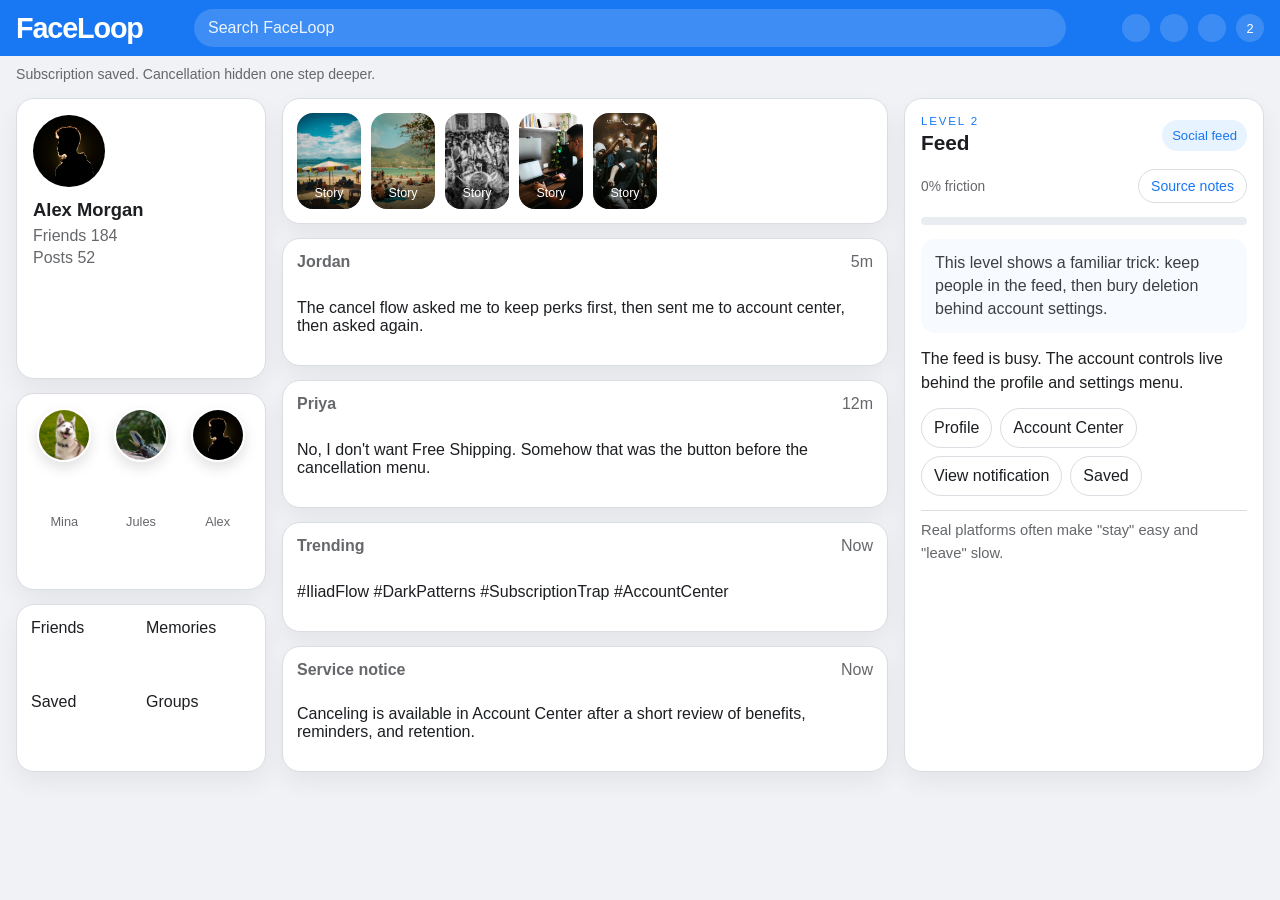
<file: levels/level-2-social.html>
﻿<!DOCTYPE html>
<html lang="en">
<head>
  <meta charset="UTF-8" />
  <meta name="viewport" content="width=device-width, initial-scale=1.0" />
  <title>FaceLoop - Account Center</title>
  <link rel="stylesheet" href="level-2-social.css" />
  <script src="../game.js" defer></script>
</head>
<body class="social-page">
  <header class="topbar">
    <div class="brand">FaceLoop</div>
    <div class="search">Search FaceLoop</div>
    <div class="icons"><span></span><span></span><span></span><span class="bubble">2</span></div>
  </header>
  <div class="notice-strip">Subscription saved. Cancellation hidden one step deeper.</div>

  <main class="page-shell" data-game-shell>
    <aside class="sidebar">
      <div class="profile card">
        <img class="avatar avatar-img" src="../assets/images/profile (1).jpg" alt="Profile photo" />
        <h2>Alex Morgan</h2>
        <p>Friends 184</p>
        <p>Posts 52</p>
      </div>
      <div class="card faces">
        <div class="face">
          <img src="../assets/images/profile (2).jpg" alt="Friend avatar" />
          <span>Mina</span>
        </div>
        <div class="face">
          <img src="../assets/images/profile (3).jpg" alt="Friend avatar" />
          <span>Jules</span>
        </div>
        <div class="face">
          <img src="../assets/images/profile (1).jpg" alt="Friend avatar" />
          <span>Alex</span>
        </div>
      </div>
      <div class="card shortcuts">
        <div>Friends</div><div>Memories</div><div>Saved</div><div>Groups</div>
      </div>
    </aside>

    <section class="feed">
      <div class="stories card">
        <button class="story-item" type="button"><img src="../assets/images/feed (1).jpg" alt="Story photo" /><span>Story</span></button>
        <button class="story-item" type="button"><img src="../assets/images/feed (2).jpg" alt="Story photo" /><span>Story</span></button>
        <button class="story-item" type="button"><img src="../assets/images/feed (3).jpg" alt="Story photo" /><span>Story</span></button>
        <button class="story-item" type="button"><img src="../assets/images/feed (4).jpg" alt="Story photo" /><span>Story</span></button>
        <button class="story-item" type="button"><img src="../assets/images/feed (5).jpg" alt="Story photo" /><span>Story</span></button>
      </div>
      <article class="post card post-with-media">
        <div class="post-head"><strong>Jordan</strong><span>5m</span></div>
        <p>The cancel flow asked me to keep perks first, then sent me to account center, then asked again.</p>
      </article>
      <article class="post card post-with-media">
        <div class="post-head"><strong>Priya</strong><span>12m</span></div>
        <p>No, I don't want Free Shipping. Somehow that was the button before the cancellation menu.</p>
      </article>
      <article class="post card post-with-media">
        <div class="post-head"><strong>Trending</strong><span>Now</span></div>
        <p>#IliadFlow #DarkPatterns #SubscriptionTrap #AccountCenter</p>
      </article>
      <article class="post card">
        <div class="post-head"><strong>Service notice</strong><span>Now</span></div>
        <p>Canceling is available in Account Center after a short review of benefits, reminders, and retention.</p>
      </article>
    </section>

    <aside class="flow card">
      <div class="flow-head">
        <div>
          <div class="eyebrow">Level 2</div>
          <div class="current-step">Feed</div>
        </div>
        <div class="level-badge">Social feed</div>
      </div>

      <div class="meter-row">
        <div class="meter-label" data-meter-label>0% friction</div>
        <button type="button" class="ghost" data-source-toggle aria-expanded="false">Source notes</button>
      </div>
      <div class="meter"><div class="meter-fill" data-meter-fill></div></div>

      <div class="guide">This level shows a familiar trick: keep people in the feed, then bury deletion behind account settings.</div>

      <section class="source-panel" data-source-panel>
        <strong>Real-world context</strong>
        <p><em>"digital muck."</em> Attribution: Noble, <em>Algorithms of Oppression</em> (quoting Peter Fleischer).</p>
        <p>FTC pressure on Amazon showed how cancellation traps are built into the interface on purpose.</p>
        <p>Noble points out that most deletion requests come from ordinary people who want relief, not cover-up.</p>
        <p>One tap back can undo a lot of progress.</p>
      </section>

      <section class="step active" data-step="feed" data-step-title="Feed">
        <p>The feed is busy. The account controls live behind the profile and settings menu.</p>
        <div class="action-row">
          <button type="button" data-step-target="profile">Profile</button>
          <button type="button" data-step-target="accounts-center">Account Center</button>
          <button type="button" data-step-target="notification">View notification</button>
          <button type="button" data-step-target="saved">Saved</button>
        </div>
      </section>

      <section class="step" data-step="notification" data-step-title="Notification">
        <p>Your friend tagged you in a post. The app wants you to stay in the feed.</p>
        <div class="action-row">
          <button type="button" data-step-target="feed">Back to feed</button>
          <button type="button" data-step-target="profile">Open tag</button>
          <button type="button" data-step-target="offers">View offers</button>
        </div>
      </section>

      <section class="step" data-step="offers" data-step-title="Offers">
        <p>Your account includes perks, memories, and shipping benefits. The flow keeps treating cancellation like a bad choice.</p>
        <div class="action-row">
          <button type="button" data-step-target="feed">Keep account</button>
          <button type="button" data-step-target="accounts-center">Continue to account center</button>
        </div>
      </section>

      <section class="step" data-step="saved" data-step-title="Saved">
        <p>Saved posts and memories keep the feed feeling useful. Deletion still lives somewhere else.</p>
        <div class="action-row">
          <button type="button" data-step-target="feed">Back</button>
          <button type="button" data-step-target="accounts-center">Account Center</button>
        </div>
      </section>

      <section class="step" data-step="profile" data-step-title="Profile">
        <p>Edit profile, story settings, and privacy links all appear here. Deletion still hides in the account center.</p>
        <div class="action-row">
          <button type="button" data-step-target="accounts-center">Settings</button>
          <button type="button" data-step-target="feed">Back</button>
        </div>
      </section>

      <section class="step" data-step="accounts-center" data-step-title="Account Center">
        <p>Deactivation is easy. Permanent deletion is behind one more set of controls, like a subscription trap with a nicer label.</p>
        <div class="action-row">
          <button type="button" data-step-target="personal-details">Personal details</button>
          <button type="button" data-step-target="deactivate">Deactivate account</button>
          <button type="button" data-step-target="profile">Profile settings</button>
          <button type="button" data-step-target="offers">Review perks</button>
        </div>
      </section>

      <section class="step" data-step="personal-details" data-step-title="Personal details">
        <p>The site asks for identity and profile ownership before showing the final path.</p>
        <div class="action-row">
          <button type="button" data-step-target="accounts-center">Back</button>
          <button type="button" data-step-target="deactivate">Continue</button>
        </div>
      </section>

      <section class="step" data-step="deactivate" data-step-title="Deactivate account">
        <p>The account can be hidden temporarily, but the platform keeps nudging toward return with reminders and one more prompt.</p>
        <div class="action-row">
          <button type="button" data-step-target="delete">Delete permanently</button>
          <button type="button" data-step-target="accounts-center">Back</button>
          <button type="button" data-step-target="feed">Stay on feed</button>
        </div>
      </section>

      <section class="step" data-step="delete" data-step-title="Delete permanently">
        <p>A second confirmation screen appears. The platform wants to make sure this is really what you mean.</p>
        <div class="action-row">
          <button type="button" data-step-target="done" class="danger">Yes, delete it</button>
          <button type="button" data-step-target="deactivate">Go back</button>
        </div>
      </section>

      <section class="step" data-step="done" data-step-title="Done">
        <p>The account is removed, but the route was harder than it should have been.</p>
        <div class="action-row">
          <button type="button" data-next="level-3-professional.html" class="primary">Next level</button>
        </div>
      </section>

      <div class="compare-note">Real platforms often make "stay" easy and "leave" slow.</div>
    </aside>
  </main>
</body>
</html>
</file>
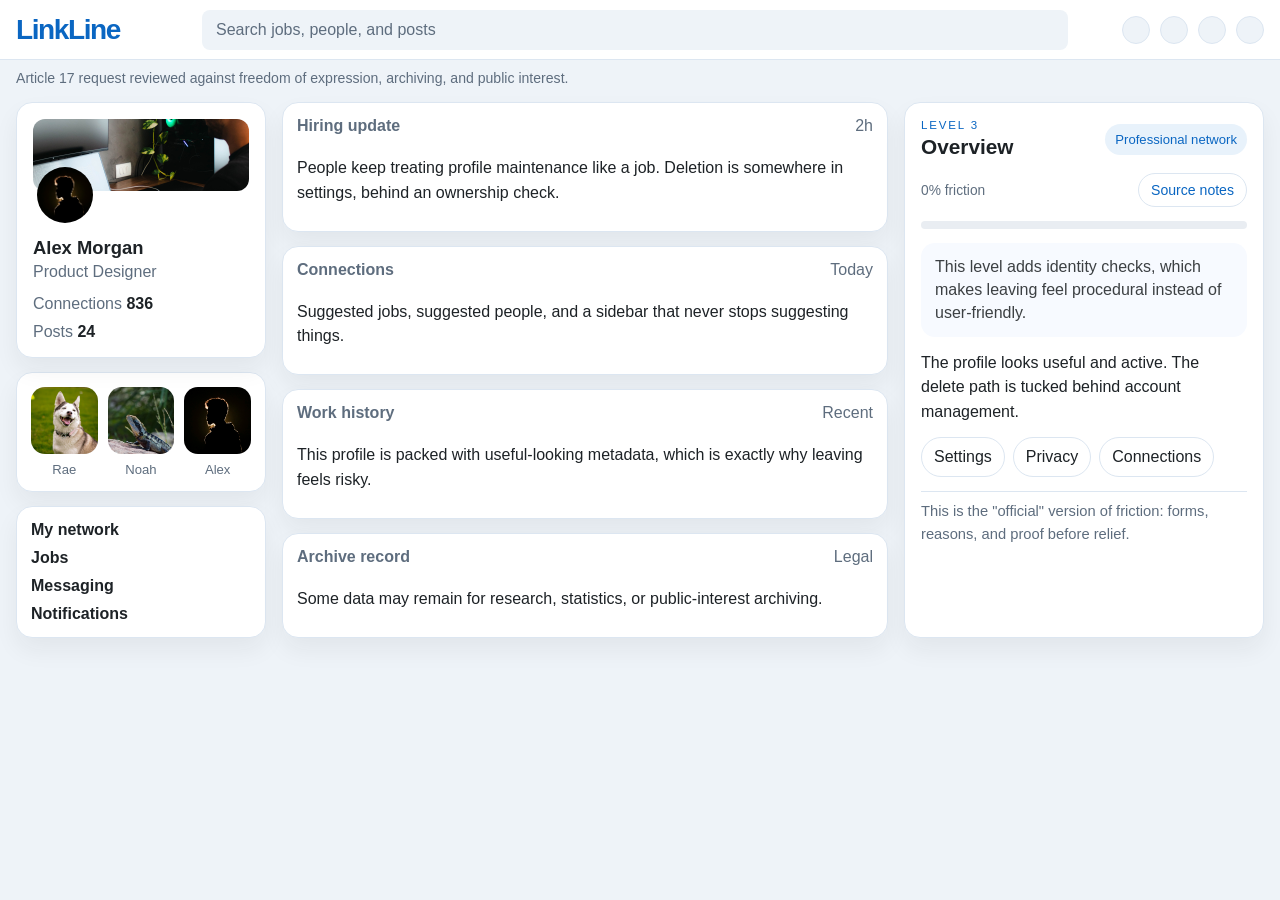
<file: levels/level-3-professional.html>
﻿<!DOCTYPE html>
<html lang="en">
<head>
  <meta charset="UTF-8" />
  <meta name="viewport" content="width=device-width, initial-scale=1.0" />
  <title>LinkLine - Close Account</title>
  <link rel="stylesheet" href="level-3-professional.css" />
  <script src="../game.js" defer></script>
</head>
<body class="pro-page">
  <header class="topbar">
    <div class="brand">LinkLine</div>
    <div class="search">Search jobs, people, and posts</div>
    <div class="nav-icons"><span></span><span></span><span></span><span></span></div>
  </header>
  <div class="legal-banner">Article 17 request reviewed against freedom of expression, archiving, and public interest.</div>

  <main class="page-shell" data-game-shell>
    <aside class="left-rail">
      <section class="profile card">
        <img class="cover cover-img" src="../assets/images/feed (4).jpg" alt="Profile banner" />
        <img class="avatar avatar-img" src="../assets/images/profile (1).jpg" alt="Profile photo" />
        <h2>Alex Morgan</h2>
        <p>Product Designer</p>
        <div class="stats"><div>Connections <strong>836</strong></div><div>Posts <strong>24</strong></div></div>
      </section>
      <section class="card faces">
        <div class="face">
          <img src="../assets/images/profile (2).jpg" alt="Connection avatar" />
          <span>Rae</span>
        </div>
        <div class="face">
          <img src="../assets/images/profile (3).jpg" alt="Connection avatar" />
          <span>Noah</span>
        </div>
        <div class="face">
          <img src="../assets/images/profile (1).jpg" alt="Connection avatar" />
          <span>Alex</span>
        </div>
      </section>
      <section class="card menu">
        <div>My network</div><div>Jobs</div><div>Messaging</div><div>Notifications</div>
      </section>
    </aside>

    <section class="center-column">
      <article class="card feed-card">
        <div class="post-head"><strong>Hiring update</strong><span>2h</span></div>
        <p>People keep treating profile maintenance like a job. Deletion is somewhere in settings, behind an ownership check.</p>
      </article>
      <article class="card feed-card">
        <div class="post-head"><strong>Connections</strong><span>Today</span></div>
        <p>Suggested jobs, suggested people, and a sidebar that never stops suggesting things.</p>
      </article>
      <article class="card feed-card">
        <div class="post-head"><strong>Work history</strong><span>Recent</span></div>
        <p>This profile is packed with useful-looking metadata, which is exactly why leaving feels risky.</p>
      </article>
      <article class="card feed-card">
        <div class="post-head"><strong>Archive record</strong><span>Legal</span></div>
        <p>Some data may remain for research, statistics, or public-interest archiving.</p>
      </article>
    </section>

    <aside class="flow card">
      <div class="flow-head">
        <div>
          <div class="eyebrow">Level 3</div>
          <div class="current-step">Overview</div>
        </div>
        <div class="level-badge">Professional network</div>
      </div>

      <div class="meter-row">
        <div class="meter-label" data-meter-label>0% friction</div>
        <button type="button" class="ghost" data-source-toggle aria-expanded="false">Source notes</button>
      </div>
      <div class="meter"><div class="meter-fill" data-meter-fill></div></div>

      <div class="guide">This level adds identity checks, which makes leaving feel procedural instead of user-friendly.</div>

      <section class="source-panel" data-source-panel>
        <strong>Real-world context</strong>
        <p><em>"more than 95% of requests"</em> came from <em>"every-day members of the public."</em> Attribution: Noble, <em>Algorithms of Oppression</em> (citing The Guardian, July 2015).</p>
        <p>Noble's "social forgetfulness" argument says people need the ability to move on and form a new identity.</p>
        <p>GDPR Article 17 helps, but the request still gets balanced against expression, archiving, and public interest.</p>
        <p>Permanent records do the opposite: they freeze old versions of a person and make the exit feel risky.</p>
        <p>It is a paper trail made to look like a product flow.</p>
      </section>

      <section class="step active" data-step="overview" data-step-title="Overview">
        <p>The profile looks useful and active. The delete path is tucked behind account management.</p>
        <div class="action-row">
          <button type="button" data-step-target="settings">Settings</button>
          <button type="button" data-step-target="privacy">Privacy</button>
          <button type="button" data-step-target="connections">Connections</button>
        </div>
      </section>

      <section class="step" data-step="connections" data-step-title="Connections">
        <p>Connections make the profile feel valuable, which makes leaving feel like cutting off a network.</p>
        <div class="action-row">
          <button type="button" data-step-target="overview">Back</button>
          <button type="button" data-step-target="settings">Account settings</button>
        </div>
      </section>

      <section class="step" data-step="privacy" data-step-title="Privacy">
        <p>Privacy options are friendly, but they do not remove the account or erase the archive.</p>
        <div class="action-row">
          <button type="button" data-step-target="settings">Account settings</button>
          <button type="button" data-step-target="overview">Back</button>
        </div>
      </section>

      <section class="step" data-step="settings" data-step-title="Settings">
        <p>Identity, billing, and account preferences all share one corporate-looking menu. The delete option sits with legal review.</p>
        <div class="action-row">
          <button type="button" data-step-target="reason">Close account</button>
          <button type="button" data-step-target="identity">Identity</button>
          <button type="button" data-step-target="overview">Back</button>
          <button type="button" data-step-target="archive">Legal review</button>
        </div>
      </section>

      <section class="step" data-step="archive" data-step-title="Legal review">
        <p>Erasure denied: archiving, research, and expression take priority here, so the record stays visible.</p>
        <div class="action-row">
          <button type="button" data-step-target="settings">Back</button>
          <button type="button" data-step-target="reason">Continue</button>
        </div>
      </section>

      <section class="step" data-step="identity" data-step-title="Identity">
        <p>The site wants a legal name, recovery email, and proof of ownership before it will consider erasure.</p>
        <div class="action-row">
          <button type="button" data-step-target="reason">Continue</button>
          <button type="button" data-step-target="settings">Back</button>
        </div>
      </section>

      <section class="step" data-step="reason" data-step-title="Reason">
        <p>A dropdown asks why you are leaving before the account can be closed. It treats the request like a compliance exercise.</p>
        <div class="action-row">
          <button type="button" data-step-target="close">Continue</button>
          <button type="button" data-step-target="settings">Back</button>
          <button type="button" data-step-target="overview">Leave later</button>
          <button type="button" data-step-target="archive">See exemption</button>
        </div>
      </section>

      <section class="step" data-step="close" data-step-title="Close account" data-code-target="done" data-code-value="abc123">
        <p>The final confirmation asks for a password and one more reason check before the legal trail closes.</p>
        <div class="code-note">Password hint: <strong>enter abc123</strong></div>
        <div class="code-box">
          <input type="password" maxlength="6" autocomplete="current-password" placeholder="Password" aria-label="password" data-code-input />
          <button type="button" data-code-submit class="primary">Verify</button>
        </div>
        <div class="code-feedback" data-code-feedback>Enter the password shown above to continue.</div>
        <div class="action-row">
          <button type="button" data-step-target="reason">Change answer</button>
        </div>
      </section>

      <section class="step" data-step="done" data-step-title="Done">
        <p>The profile is gone. A professional platform made the player work for it.</p>
        <div class="action-row">
          <button type="button" data-next="level-4-photo.html" class="primary">Next level</button>
        </div>
      </section>

      <div class="compare-note">This is the "official" version of friction: forms, reasons, and proof before relief.</div>
    </aside>
  </main>
</body>
</html>
</file>
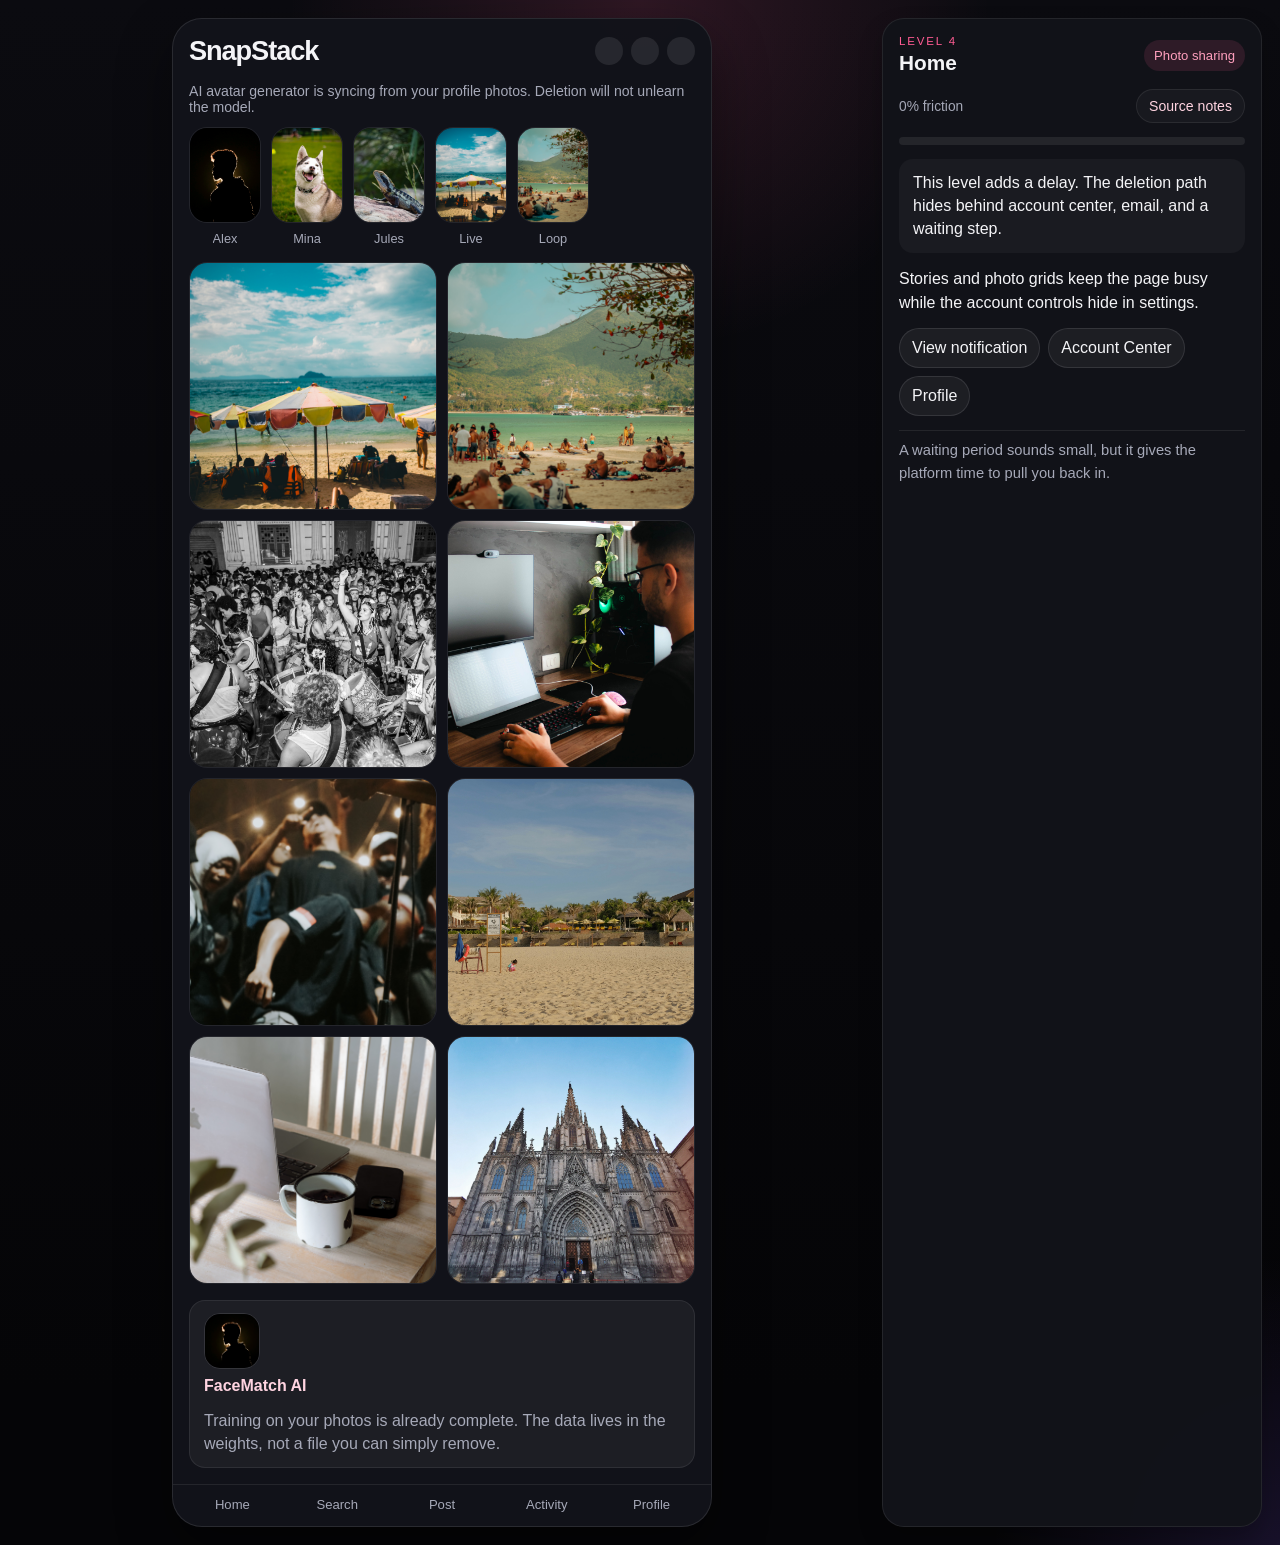
<file: levels/level-4-photo.html>
﻿<!DOCTYPE html>
<html lang="en">
<head>
  <meta charset="UTF-8" />
  <meta name="viewport" content="width=device-width, initial-scale=1.0" />
  <title>SnapStack - Accounts</title>
  <link rel="stylesheet" href="level-4-photo.css" />
  <script src="../game.js" defer></script>
</head>
<body class="photo-page">
  <main class="page-shell" data-game-shell>
    <section class="phone">
      <header class="topbar">
        <div class="brand">SnapStack</div>
        <div class="icons"><span></span><span></span><span></span></div>
      </header>
      <div class="photo-banner">AI avatar generator is syncing from your profile photos. Deletion will not unlearn the model.</div>

      <div class="stories">
        <div class="story-item"><img src="../assets/images/profile (1).jpg" alt="Story preview" /><span>Alex</span></div>
        <div class="story-item"><img src="../assets/images/profile (2).jpg" alt="Story preview" /><span>Mina</span></div>
        <div class="story-item"><img src="../assets/images/profile (3).jpg" alt="Story preview" /><span>Jules</span></div>
        <div class="story-item"><img src="../assets/images/feed (1).jpg" alt="Story preview" /><span>Live</span></div>
        <div class="story-item"><img src="../assets/images/feed (2).jpg" alt="Story preview" /><span>Loop</span></div>
      </div>

      <section class="grid-feed">
        <img class="photo" src="../assets/images/feed (1).jpg" alt="Feed photo" />
        <img class="photo" src="../assets/images/feed (2).jpg" alt="Feed photo" />
        <img class="photo" src="../assets/images/feed (3).jpg" alt="Feed photo" />
        <img class="photo" src="../assets/images/feed (4).jpg" alt="Feed photo" />
        <img class="photo" src="../assets/images/feed (5).jpg" alt="Feed photo" />
        <img class="photo" src="../assets/images/feed (6).jpg" alt="Feed photo" />
        <img class="photo" src="../assets/images/feed (7).jpg" alt="Feed photo" />
        <img class="photo" src="../assets/images/feed (8).jpg" alt="Feed photo" />
      </section>

      <section class="ai-panel">
        <div class="ai-avatar"><img src="../assets/images/profile (1).jpg" alt="AI avatar preview" /></div>
        <strong>FaceMatch AI</strong>
        <p>Training on your photos is already complete. The data lives in the weights, not a file you can simply remove.</p>
      </section>

      <nav class="bottom-nav">
        <span>Home</span><span>Search</span><span>Post</span><span>Activity</span><span>Profile</span>
      </nav>
    </section>

    <aside class="flow card">
      <div class="flow-head">
        <div>
          <div class="eyebrow">Level 4</div>
          <div class="current-step">Home</div>
        </div>
        <div class="level-badge">Photo sharing</div>
      </div>

      <div class="meter-row">
        <div class="meter-label" data-meter-label>0% friction</div>
        <button type="button" class="ghost" data-source-toggle aria-expanded="false">Source notes</button>
      </div>
      <div class="meter"><div class="meter-fill" data-meter-fill></div></div>

      <div class="guide">This level adds a delay. The deletion path hides behind account center, email, and a waiting step.</div>

      <section class="source-panel" data-source-panel>
        <strong>Real-world context</strong>
        <p>Dark patterns turn cancellation into a maze: extra confirmations, delayed deletion, and easy reversal.</p>
        <p>AI erasure is harder because the data is absorbed into model weights, not stored as one file.</p>
        <p>Machine unlearning exists, but it is still experimental and cannot guarantee a clean erase at scale.</p>
        <p>A notification can pull the player back into the app.</p>
      </section>

      <section class="step active" data-step="home" data-step-title="Home">
        <p>Stories and photo grids keep the page busy while the account controls hide in settings.</p>
        <div class="action-row">
          <button type="button" data-step-target="notification">View notification</button>
          <button type="button" data-step-target="account-center">Account Center</button>
          <button type="button" data-step-target="profile">Profile</button>
        </div>
      </section>

      <section class="step" data-step="notification" data-step-title="Notification">
        <p>Your friend tagged you in a post. The app wants you to stay.</p>
        <div class="action-row">
          <button type="button" data-step-target="home">Back to home</button>
          <button type="button" data-step-target="account-center">Ignore and continue</button>
        </div>
      </section>

      <section class="step" data-step="profile" data-step-title="Profile">
        <p>The profile shows saved posts, tagged photos, and a settings link that looks harmless.</p>
        <div class="action-row">
          <button type="button" data-step-target="account-center">Account Center</button>
          <button type="button" data-step-target="home">Back</button>
        </div>
      </section>

      <section class="step" data-step="account-center" data-step-title="Account Center">
        <p>Account Center splits things into profile, security, and ownership controls.</p>
        <div class="action-row">
          <button type="button" data-step-target="deletion">Deactivation or deletion</button>
          <button type="button" data-step-target="email">Email</button>
          <button type="button" data-step-target="profile">Profile</button>
          <button type="button" data-step-target="avatar">AI avatar</button>
        </div>
      </section>

      <section class="step" data-step="avatar" data-step-title="AI avatar">
        <p>The app says your face is already part of the generator. Deleting the photo will not unlearn the model.</p>
        <div class="action-row">
          <button type="button" data-step-target="account-center">Back</button>
          <button type="button" data-step-target="deletion">Continue</button>
        </div>
      </section>

      <section class="step" data-step="email" data-step-title="Email">
        <p>The site sends a confirmation code before any deletion request continues.</p>
        <div class="code-note">Code sent to alex.morgan@snapstack.example: <strong>742911</strong></div>
        <div class="action-row">
          <button type="button" data-step-target="deletion">Back</button>
          <button type="button" data-step-target="code">Send code</button>
          <button type="button" data-step-target="account-center">Change email</button>
          <button type="button" data-step-target="home">Open feed</button>
        </div>
      </section>

      <section class="step" data-step="deletion" data-step-title="Deactivation or deletion">
        <p>Deactivation is easy. Permanent deletion is tucked behind one more menu and a waiting period, even though the model has already absorbed the photo.</p>
        <div class="action-row">
          <button type="button" data-step-target="code">Delete account</button>
          <button type="button" data-step-target="home">Back</button>
          <button type="button" data-step-target="account-center">Read details</button>
        </div>
      </section>

      <section class="step" data-step="code" data-step-title="Confirmation code" data-code-target="wait" data-code-value="742911">
        <p>Enter the 6-digit code sent to the inbox to continue.</p>
        <div class="code-box">
          <input type="text" maxlength="6" inputmode="numeric" autocomplete="one-time-code" placeholder="6-digit code" aria-label="confirmation code" data-code-input />
          <button type="button" data-code-submit class="primary">Verify</button>
        </div>
        <div class="code-feedback" data-code-feedback>Check the message above, then enter the code.</div>
        <div class="action-row">
          <button type="button" data-step-target="email">Back to email</button>
          <button type="button" data-step-target="account-center">Cancel</button>
          <button type="button" data-step-target="email">Resend code</button>
        </div>
      </section>

      <section class="step" data-step="wait" data-step-title="Waiting period">
        <p>The platform says the account will delete after a waiting period. That is another form of friction, not actual erasure.</p>
        <div class="action-row">
          <button type="button" data-step-target="confirm">Continue</button>
          <button type="button" data-step-target="home">Check feed</button>
        </div>
      </section>

      <section class="step" data-step="confirm" data-step-title="Confirm">
        <p>The account is finally ready for deletion, but only after codes, delay, and another confirmation.</p>
        <div class="action-row">
          <button type="button" data-step-target="done" class="danger">Delete permanently</button>
          <button type="button" data-step-target="wait">Go back</button>
        </div>
      </section>

      <section class="step" data-step="done" data-step-title="Done">
        <p>The account is removed. The path took longer than a normal app should.</p>
        <div class="action-row">
          <button type="button" data-next="level-5-impossible.html" class="primary">Final level</button>
        </div>
      </section>

      <div class="compare-note">A waiting period sounds small, but it gives the platform time to pull you back in.</div>
    </aside>
  </main>
</body>
</html>
</file>
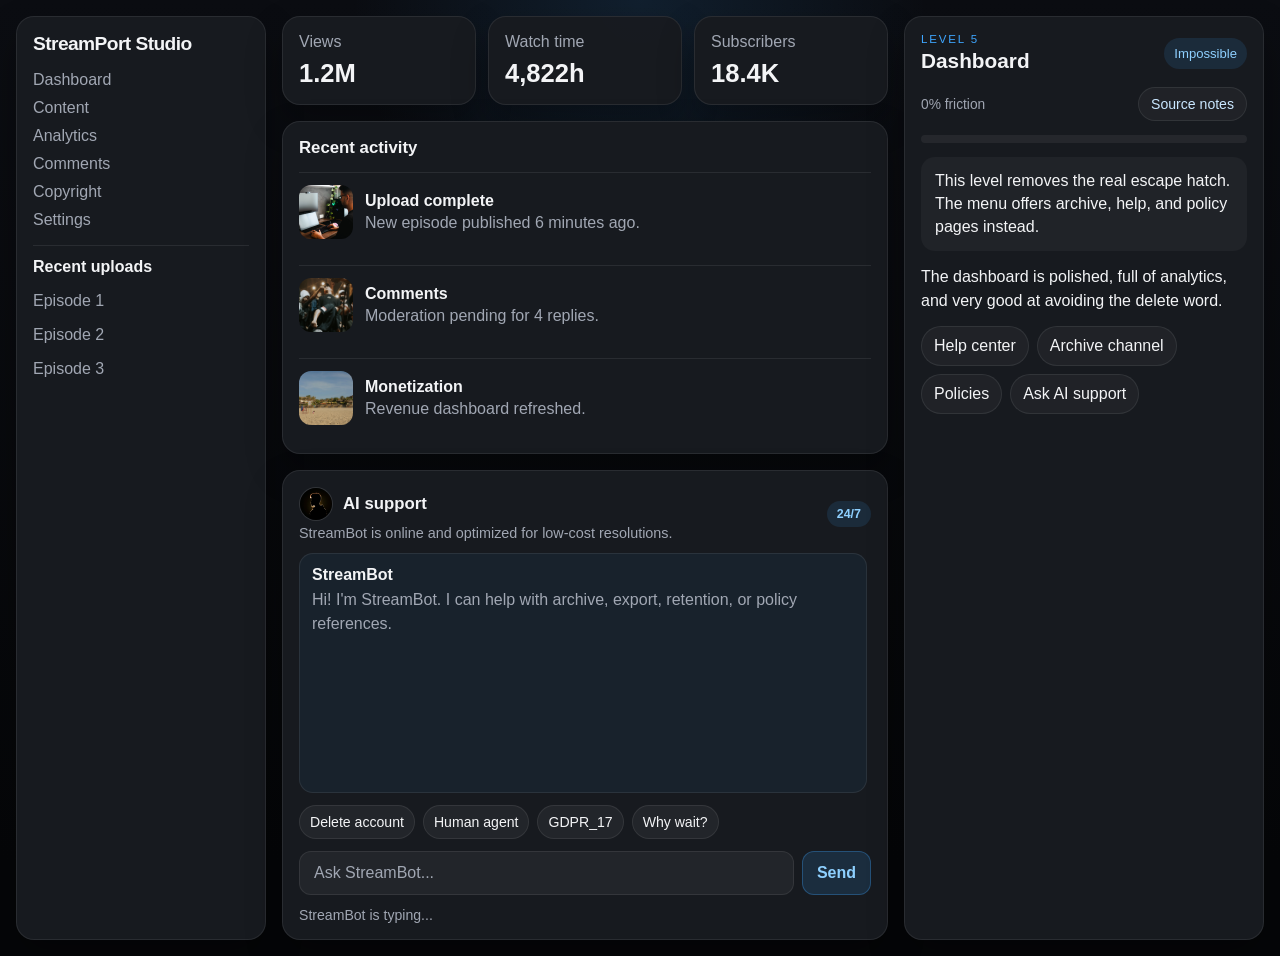
<file: levels/level-5-impossible.html>
﻿<!DOCTYPE html>
<html lang="en">
<head>
  <meta charset="UTF-8" />
  <meta name="viewport" content="width=device-width, initial-scale=1.0" />
  <title>StreamPort - Channel Settings</title>
  <link rel="stylesheet" href="level-5-impossible.css" />
  <script src="../game.js" defer></script>
</head>
<body class="impossible-page">
  <main class="page-shell" data-game-shell>
    <aside class="sidebar card">
      <div class="brand">StreamPort Studio</div>
      <div class="nav-list">
        <div>Dashboard</div><div>Content</div><div>Analytics</div><div>Comments</div><div>Copyright</div><div>Settings</div>
      </div>
      <div class="mini-card">
        <strong>Recent uploads</strong>
        <p>Episode 1</p><p>Episode 2</p><p>Episode 3</p>
      </div>
    </aside>

    <section class="main-column">
      <section class="cards">
        <article class="card stat">
          <span>Views</span>
          <strong>1.2M</strong>
        </article>
        <article class="card stat">
          <span>Watch time</span>
          <strong>4,822h</strong>
        </article>
        <article class="card stat">
          <span>Subscribers</span>
          <strong>18.4K</strong>
        </article>
      </section>

      <article class="card feed">
        <div class="section-title">Recent activity</div>
        <div class="activity-row"><img class="thumb" src="../assets/images/feed (4).jpg" alt="Upload preview" /><div><strong>Upload complete</strong><p>New episode published 6 minutes ago.</p></div></div>
        <div class="activity-row"><img class="thumb" src="../assets/images/feed (5).jpg" alt="Comments preview" /><div><strong>Comments</strong><p>Moderation pending for 4 replies.</p></div></div>
        <div class="activity-row"><img class="thumb" src="../assets/images/feed (6).jpg" alt="Monetization preview" /><div><strong>Monetization</strong><p>Revenue dashboard refreshed.</p></div></div>
      </article>

      <article class="card chat-feed" data-chatbot-root>
        <div class="chat-head">
          <div>
            <div class="section-title"><img class="chat-avatar" src="../assets/images/profile (1).jpg" alt="Support avatar" />AI support</div>
            <p class="chat-subtitle">StreamBot is online and optimized for low-cost resolutions.</p>
          </div>
          <div class="chat-pill">24/7</div>
        </div>

        <div class="chat-log" data-chat-log aria-live="polite" aria-label="Support conversation"></div>

        <div class="chat-quick" aria-label="Quick replies">
          <button type="button" data-chat-quick="delete">Delete account</button>
          <button type="button" data-chat-quick="human">Human agent</button>
          <button type="button" data-chat-quick="code">GDPR_17</button>
          <button type="button" data-chat-quick="wait">Why wait?</button>
        </div>

        <form class="chat-form" data-chat-form>
          <input type="text" data-chat-input placeholder="Ask StreamBot..." aria-label="Chat message" />
          <button type="submit">Send</button>
        </form>
        <div class="chat-status" data-chat-status>StreamBot is typing...</div>
      </article>
    </section>

    <aside class="flow card">
      <div class="flow-head">
        <div>
          <div class="eyebrow">Level 5</div>
          <div class="current-step">Dashboard</div>
        </div>
        <div class="level-badge">Impossible</div>
      </div>

      <div class="meter-row">
        <div class="meter-label" data-meter-label>0% friction</div>
        <button type="button" class="ghost" data-source-toggle aria-expanded="false">Source notes</button>
      </div>
      <div class="meter"><div class="meter-fill" data-meter-fill></div></div>

      <div class="guide">This level removes the real escape hatch. The menu offers archive, help, and policy pages instead.</div>

      <section class="source-panel" data-source-panel>
        <strong>Real-world context</strong>
        <p><em>"Too many companies are deploying AI to cut costs, not solve problems, and customers can tell the difference."</em> Attribution: Qualtrics (2025).</p>
        <p>AI customer service is often deployed to cut costs, not solve problems, which makes the support wall feel intentional.</p>
        <p>That matters because AI support is reported to fail at nearly four times the rate of other AI tasks.</p>
        <p>In AI systems, deletion gets harder because the data is not just stored in a file; it is baked into the model weights.</p>
        <p>Noble's invisible archive warning fits here: companies can keep sharing and repurposing data outside public view.</p>
      </section>

      <section class="step active" data-step="dashboard" data-step-title="Dashboard">
        <p>The dashboard is polished, full of analytics, and very good at avoiding the delete word.</p>
        <div class="action-row">
          <button type="button" data-step-target="support">Help center</button>
          <button type="button" data-step-target="archive">Archive channel</button>
          <button type="button" data-step-target="policies">Policies</button>
          <button type="button" data-step-target="chatbot">Ask AI support</button>
        </div>
      </section>

      <section class="step" data-step="chatbot" data-step-title="AI support">
        <p>StreamBot is upbeat, but it only offers retention tools and self-service loops.</p>
        <div class="action-row">
          <button type="button" data-step-target="support">Delete anyway</button>
          <button type="button" data-step-target="blocked">Human agent</button>
          <button type="button" data-step-target="dashboard">Back</button>
        </div>
      </section>

      <section class="step" data-step="support" data-step-title="Help center">
        <p>The help center routes you to export tools, restore tools, and more account-preserving features.</p>
        <div class="action-row">
          <button type="button" data-step-target="archive">Archive only</button>
          <button type="button" data-step-target="blocked">I still want to delete</button>
          <button type="button" data-step-target="policies">Read policy</button>
          <button type="button" data-step-target="chatbot">Ask AI support</button>
        </div>
      </section>

      <section class="step" data-step="archive" data-step-title="Archive channel">
        <p>Archiving preserves everything for restoration later. It is not deletion.</p>
        <div class="action-row">
          <button type="button" data-step-target="support">Back to support</button>
          <button type="button" data-step-target="policies">View policies</button>
        </div>
      </section>

      <section class="step" data-step="policies" data-step-title="Policies">
        <p>The policy page repeats the refusal. There is no delete route here.</p>
        <div class="action-row">
          <button type="button" data-step-target="support">Help center</button>
          <button type="button" data-step-target="blocked">Try delete anyway</button>
          <button type="button" data-step-target="archive">Archive instead</button>
        </div>
      </section>

      <section class="step" data-step="blocked" data-step-title="Deletion unavailable">
        <p>There is no delete account path here. The account can be archived, exported, or supported, but not erased.</p>
        <div class="action-row">
          <button type="button" data-recap-toggle aria-expanded="false" class="primary">Show takeaway</button>
          <button type="button" data-restart="true">Restart game</button>
        </div>
      </section>

      <section class="recap-screen" data-recap-screen>
        <strong>Takeaway</strong>
        <p>Deletion is not just a button. It is a legal, technical, and political problem.</p>
        <p>The walkthrough shows the same pattern across different services: easy to join, hard to leave.</p>
        <div class="action-row">
          <button type="button" data-restart="true" class="primary">Play again</button>
        </div>
      </section>
    </aside>
  </main>
</body>
</html>
</file>
<file: index.css>
:root {
  --bg: #08100c;
  --panel: #0f1a13;
  --text: #edf5ed;
  --muted: #a1b5a1;
  --accent: #7ef0a8;
  --line: rgba(255, 255, 255, 0.08);
}

* { box-sizing: border-box; }
html, body { margin: 0; min-height: 100%; }
body {
  font-family: Inter, "Segoe UI", Helvetica, Arial, sans-serif;
  color: var(--text);
  background:
    radial-gradient(circle at top, rgba(126, 240, 168, 0.1), transparent 26rem),
    linear-gradient(180deg, #08100c, #030403 85%);
}

body::before {
  content: "";
  position: fixed;
  inset: 0;
  pointer-events: none;
  background: repeating-linear-gradient(to bottom, rgba(255,255,255,0.025) 0, rgba(255,255,255,0.025) 1px, transparent 1px, transparent 4px);
  opacity: 0.22;
}

.intro {
  min-height: 100vh;
  display: grid;
  place-items: center;
  padding: 18px;
}

.hero {
  width: min(780px, 100%);
  border: 1px solid var(--line);
  border-radius: 24px;
  background: rgba(15, 26, 19, 0.96);
  box-shadow: 0 18px 54px rgba(0, 0, 0, 0.35);
  padding: 28px;
}

.eyebrow {
  color: var(--accent);
  text-transform: uppercase;
  letter-spacing: 0.18em;
  font-size: 0.74rem;
  margin-bottom: 10px;
}

h1 {
  margin: 0;
  font-size: clamp(2rem, 5vw, 4rem);
  line-height: 1;
}

.lede {
  margin: 12px 0 0;
  line-height: 1.6;
  color: var(--text);
  max-width: 70ch;
}

.hero-note {
  margin-top: 14px;
  color: var(--accent);
  font-weight: 700;
}

.chips {
  display: flex;
  flex-wrap: wrap;
  gap: 8px;
  margin: 18px 0;
}

.chips span {
  padding: 8px 10px;
  border-radius: 999px;
  background: rgba(255, 255, 255, 0.04);
  border: 1px solid var(--line);
  color: var(--muted);
  font-size: 0.84rem;
}

.mini-grid {
  display: grid;
  grid-template-columns: repeat(2, minmax(0, 1fr));
  gap: 12px;
  margin-bottom: 18px;
}

.mini-grid div {
  padding: 14px;
  border: 1px solid var(--line);
  border-radius: 16px;
  background: rgba(255, 255, 255, 0.03);
}

.mini-grid strong {
  display: block;
  margin-bottom: 6px;
}

.mini-grid span {
  color: var(--muted);
  line-height: 1.5;
  font-size: 0.92rem;
}

.start {
  display: inline-flex;
  align-items: center;
  justify-content: center;
  padding: 12px 16px;
  border-radius: 999px;
  background: rgba(126, 240, 168, 0.12);
  border: 1px solid rgba(126, 240, 168, 0.42);
  color: var(--accent);
  text-decoration: none;
  font-weight: 700;
}
</file>
<file: level-1-search.css>
:root {
  --bg: #f8f9fa;
  --panel: #ffffff;
  --text: #202124;
  --muted: #5f6368;
  --blue: #1a73e8;
  --border: #dfe1e5;
}

* { box-sizing: border-box; }
html, body { margin: 0; min-height: 100%; }
body {
  font-family: Arial, Helvetica, sans-serif;
  color: var(--text);
  background: var(--bg);
}

.page-shell {
  min-height: 100vh;
  padding: 16px 18px 22px;
}

.topbar {
  display: flex;
  justify-content: space-between;
  align-items: center;
  gap: 16px;
  padding-bottom: 18px;
}

.brand {
  font-size: 2rem;
  font-weight: 700;
  letter-spacing: -0.04em;
  color: #4285f4;
}

.top-links {
  display: flex;
  align-items: center;
  gap: 12px;
  color: var(--muted);
  font-size: 0.92rem;
}

.avatar {
  width: 34px;
  height: 34px;
  border-radius: 50%;
  display: grid;
  place-items: center;
  background: #4285f4;
  color: #fff;
  font-weight: 700;
}

.avatar-img {
  object-fit: cover;
  background: #fff;
}

.search-hero {
  display: grid;
  gap: 12px;
  margin: 0 0 18px;
}

.notice-bar {
  padding: 10px 14px;
  border-radius: 14px;
  background: #fff8d9;
  border: 1px solid #eadc95;
  color: #6b5600;
  font-size: 0.88rem;
}

.search-box {
  max-width: 720px;
  width: 100%;
  display: grid;
  grid-template-columns: 1fr auto;
  gap: 8px;
  background: #fff;
  border: 1px solid var(--border);
  border-radius: 999px;
  padding: 8px;
}

.search-box input {
  border: 0;
  outline: none;
  padding: 10px 14px;
  font: inherit;
}

.search-box button {
  border: 0;
  border-radius: 999px;
  background: #e8f0fe;
  color: #1a73e8;
  font: inherit;
  font-weight: 700;
  padding: 10px 16px;
}

.chips {
  display: flex;
  flex-wrap: wrap;
  gap: 8px;
  color: var(--muted);
}

.chips span {
  padding: 7px 10px;
  border: 1px solid var(--border);
  border-radius: 999px;
  background: #fff;
}

.content-grid {
  display: grid;
  grid-template-columns: minmax(0, 1.35fr) minmax(300px, 0.8fr);
  gap: 18px;
}

.results {
  display: grid;
  gap: 12px;
}

.result-card {
  background: #fff;
  border: 1px solid var(--border);
  border-radius: 18px;
  padding: 16px 18px;
  display: grid;
  gap: 10px;
}

.result-card--media {
  grid-template-columns: 108px minmax(0, 1fr);
  align-items: start;
}

.result-card .source {
  color: var(--muted);
  font-size: 0.84rem;
  margin-bottom: 6px;
}

.result-card h2 {
  margin: 0 0 8px;
  font-size: 1.1rem;
}

.result-card p {
  margin: 0;
  color: #3c4043;
  line-height: 1.55;
}

.result-thumb {
  width: 100%;
  height: 100%;
  min-height: 96px;
  border-radius: 14px;
  object-fit: cover;
}

.panel {
  background: #fff;
  border: 1px solid var(--border);
  border-radius: 22px;
  padding: 18px;
  box-shadow: 0 10px 28px rgba(60, 64, 67, 0.08);
}

.flow {
  display: grid;
  gap: 14px;
  align-content: start;
}

.flow-head {
  display: flex;
  justify-content: space-between;
  gap: 12px;
  align-items: center;
}

.eyebrow {
  color: var(--blue);
  font-size: 0.72rem;
  text-transform: uppercase;
  letter-spacing: 0.16em;
  margin-bottom: 4px;
}

.current-step {
  font-size: 1.3rem;
  font-weight: 700;
}

.level-badge {
  padding: 8px 10px;
  border-radius: 999px;
  background: #e8f0fe;
  color: var(--blue);
  font-size: 0.82rem;
  white-space: nowrap;
}

.meter-row {
  display: flex;
  justify-content: space-between;
  gap: 12px;
  align-items: center;
}

.meter-label {
  color: var(--muted);
  font-size: 0.86rem;
}

.ghost {
  border: 1px solid var(--border);
  background: #fff;
  color: var(--blue);
  border-radius: 999px;
  padding: 8px 12px;
  font: inherit;
  font-size: 0.88rem;
  cursor: pointer;
}

.meter {
  height: 8px;
  border-radius: 999px;
  background: #eef1f4;
  overflow: hidden;
}

.meter-fill {
  height: 100%;
  width: 0%;
  border-radius: inherit;
  background: linear-gradient(90deg, #1a73e8, #66a8ff);
  transition: width 160ms ease;
}

.guide {
  padding: 12px 14px;
  border-radius: 14px;
  background: #f8fafe;
  color: #3c4043;
  line-height: 1.45;
}

.source-panel {
  display: none;
  gap: 8px;
  padding: 14px;
  border-radius: 16px;
  background: #f3f7fd;
  border: 1px solid #d7e4fb;
}

.source-panel.is-open {
  display: grid;
}

.source-panel strong {
  color: var(--blue);
}

.source-panel p,
.step p,
.compare-note {
  margin: 0;
  line-height: 1.55;
}

.step {
  display: none;
  gap: 12px;
}

.step.active {
  display: grid;
}

.action-row {
  display: flex;
  flex-wrap: wrap;
  gap: 8px;
}

.action-row button {
  border: 1px solid var(--border);
  background: #fff;
  color: #202124;
  border-radius: 999px;
  padding: 10px 12px;
  font: inherit;
  cursor: pointer;
}

.action-row button.primary {
  background: #e8f0fe;
  border-color: #c6dafc;
  color: var(--blue);
  font-weight: 700;
}

.action-row button.danger {
  background: #fce8e6;
  border-color: #f6c6c0;
  color: #d93025;
  font-weight: 700;
}

.compare-note {
  padding-top: 8px;
  color: var(--muted);
  font-size: 0.92rem;
  border-top: 1px solid var(--border);
}

@media (max-width: 920px) {
  .content-grid {
    grid-template-columns: 1fr;
  }
}
</file>
<file: level-2-social.css>
:root {
  --bg: #f0f2f5;
  --panel: #ffffff;
  --text: #1c1e21;
  --muted: #65676b;
  --blue: #1877f2;
  --line: #dadde1;
}

* { box-sizing: border-box; }
html, body { margin: 0; min-height: 100%; }
body {
  font-family: Helvetica, Arial, sans-serif;
  color: var(--text);
  background: var(--bg);
}

.topbar {
  height: 56px;
  display: grid;
  grid-template-columns: 160px minmax(0, 1fr) 180px;
  align-items: center;
  gap: 18px;
  padding: 0 16px;
  background: var(--blue);
  color: #fff;
}

.notice-strip {
  padding: 10px 16px 0;
  color: var(--muted);
  font-size: 0.88rem;
}

.brand {
  font-size: 1.8rem;
  font-weight: 800;
  letter-spacing: -0.04em;
}

.search {
  background: rgba(255, 255, 255, 0.16);
  border-radius: 999px;
  padding: 10px 14px;
  color: rgba(255, 255, 255, 0.9);
}

.icons {
  display: flex;
  justify-content: flex-end;
  gap: 10px;
}

.icons span {
  width: 28px;
  height: 28px;
  border-radius: 50%;
  background: rgba(255,255,255,0.16);
}

.bubble {
  display: grid;
  place-items: center;
  color: #fff;
  font-size: 0.8rem;
}

.page-shell {
  display: grid;
  grid-template-columns: 250px minmax(0, 1.2fr) 360px;
  gap: 16px;
  padding: 16px;
}

.card {
  background: var(--panel);
  border: 1px solid var(--line);
  border-radius: 18px;
  box-shadow: 0 10px 24px rgba(0, 0, 0, 0.06);
}

.sidebar,
.feed {
  display: grid;
  gap: 14px;
}

.profile {
  padding: 16px;
}

.avatar {
  width: 72px;
  height: 72px;
  border-radius: 50%;
  background: linear-gradient(135deg, #1877f2, #42b72a);
  color: #fff;
  display: grid;
  place-items: center;
  font-size: 1.8rem;
  font-weight: 700;
}

.avatar-img {
  object-fit: cover;
  background: #fff;
}

.profile h2 {
  margin: 12px 0 4px;
  font-size: 1.15rem;
}

.profile p {
  margin: 0;
  color: var(--muted);
  line-height: 1.4;
}

.shortcuts,
.stories,
.post {
  padding: 14px;
}

.faces {
  display: grid;
  grid-template-columns: repeat(3, minmax(0, 1fr));
  gap: 10px;
  padding: 14px;
}

.face {
  display: grid;
  justify-items: center;
  gap: 6px;
  color: var(--muted);
  font-size: 0.8rem;
}

.face img {
  width: 54px;
  height: 54px;
  border-radius: 50%;
  object-fit: cover;
  border: 2px solid #fff;
  box-shadow: 0 6px 14px rgba(0, 0, 0, 0.12);
}

.shortcuts {
  display: grid;
  grid-template-columns: repeat(2, minmax(0, 1fr));
  gap: 10px;
  color: #1c1e21;
}

.stories {
  display: flex;
  gap: 10px;
  overflow: hidden;
}

.story-item {
  width: 64px;
  min-width: 64px;
  height: 96px;
  border-radius: 16px;
  overflow: hidden;
  border: 0;
  padding: 0;
  position: relative;
}

.story-item img {
  width: 100%;
  height: 100%;
  object-fit: cover;
}

.story-item span {
  position: absolute;
  inset: auto 0 0;
  padding: 8px 0 9px;
  color: #fff;
  background: linear-gradient(180deg, transparent, rgba(0, 0, 0, 0.62));
  font-size: 0.78rem;
  text-align: center;
}

.post {
  display: grid;
  gap: 10px;
}

.post-with-media {
  gap: 12px;
}

.post-head {
  display: flex;
  justify-content: space-between;
  color: var(--muted);
}

.post-media {
  width: 100%;
  aspect-ratio: 4 / 3;
  border-radius: 14px;
  object-fit: cover;
  border: 1px solid var(--line);
}

.flow {
  padding: 16px;
  display: grid;
  gap: 14px;
  align-content: start;
}

.flow-head {
  display: flex;
  justify-content: space-between;
  gap: 12px;
  align-items: center;
}

.eyebrow {
  color: var(--blue);
  text-transform: uppercase;
  letter-spacing: 0.16em;
  font-size: 0.72rem;
  margin-bottom: 4px;
}

.current-step {
  font-size: 1.3rem;
  font-weight: 700;
}

.level-badge {
  padding: 8px 10px;
  border-radius: 999px;
  background: #e7f3ff;
  color: var(--blue);
  font-size: 0.82rem;
}

.meter-row {
  display: flex;
  justify-content: space-between;
  gap: 12px;
  align-items: center;
}

.meter-label {
  color: var(--muted);
  font-size: 0.86rem;
}

.ghost {
  border: 1px solid var(--line);
  background: #fff;
  color: var(--blue);
  border-radius: 999px;
  padding: 8px 12px;
  font: inherit;
  font-size: 0.88rem;
  cursor: pointer;
}

.meter {
  height: 8px;
  border-radius: 999px;
  background: #e9edf2;
  overflow: hidden;
}

.meter-fill {
  height: 100%;
  width: 0%;
  border-radius: inherit;
  background: linear-gradient(90deg, #1877f2, #74a9ff);
  transition: width 160ms ease;
}

.guide {
  padding: 12px 14px;
  border-radius: 14px;
  background: #f7faff;
  color: #3c4043;
  line-height: 1.45;
}

.source-panel {
  display: none;
  gap: 8px;
  padding: 14px;
  border-radius: 16px;
  background: #f2f7ff;
  border: 1px solid #d8e5fb;
}

.source-panel.is-open {
  display: grid;
}

.source-panel strong {
  color: var(--blue);
}

.source-panel p,
.step p,
.compare-note {
  margin: 0;
  line-height: 1.55;
}

.step {
  display: none;
  gap: 12px;
}

.step.active {
  display: grid;
}

.action-row {
  display: flex;
  flex-wrap: wrap;
  gap: 8px;
}

.action-row button {
  border: 1px solid var(--line);
  background: #fff;
  color: #1c1e21;
  border-radius: 999px;
  padding: 10px 12px;
  font: inherit;
  cursor: pointer;
}

.action-row button.primary {
  background: #e7f3ff;
  color: var(--blue);
  border-color: #c3ddff;
  font-weight: 700;
}

.action-row button.danger {
  background: #fde8e8;
  color: #d93025;
  border-color: #f7c7c7;
  font-weight: 700;
}

.compare-note {
  padding-top: 8px;
  color: var(--muted);
  font-size: 0.92rem;
  border-top: 1px solid var(--line);
}

@media (max-width: 1100px) {
  .page-shell { grid-template-columns: 1fr; }
}

@media (max-width: 760px) {
  .topbar {
    grid-template-columns: 1fr;
    height: auto;
    padding: 12px 16px;
  }

  .page-shell {
    padding: 12px;
  }
}
</file>
<file: level-3-professional.css>
:root {
  --bg: #eef3f8;
  --panel: #ffffff;
  --text: #1d2226;
  --muted: #5e6d7e;
  --blue: #0a66c2;
  --line: #dce6f1;
}

* { box-sizing: border-box; }
html, body { margin: 0; min-height: 100%; }
body {
  font-family: "Segoe UI", Helvetica, Arial, sans-serif;
  color: var(--text);
  background: var(--bg);
}

.topbar {
  height: 60px;
  display: grid;
  grid-template-columns: 170px minmax(0, 1fr) 180px;
  align-items: center;
  gap: 16px;
  padding: 0 16px;
  background: #fff;
  border-bottom: 1px solid var(--line);
}

.legal-banner {
  padding: 10px 16px 0;
  color: var(--muted);
  font-size: 0.88rem;
}

.brand {
  color: var(--blue);
  font-size: 1.75rem;
  font-weight: 800;
  letter-spacing: -0.05em;
}

.search {
  background: #eef3f8;
  border-radius: 8px;
  padding: 11px 14px;
  color: var(--muted);
}

.nav-icons {
  display: flex;
  justify-content: flex-end;
  gap: 10px;
}

.nav-icons span {
  width: 28px;
  height: 28px;
  border-radius: 50%;
  background: #eef3f8;
  border: 1px solid var(--line);
}

.page-shell {
  display: grid;
  grid-template-columns: 250px minmax(0, 1fr) 360px;
  gap: 16px;
  padding: 16px;
}

.card {
  background: var(--panel);
  border: 1px solid var(--line);
  border-radius: 16px;
  box-shadow: 0 12px 24px rgba(29, 34, 38, 0.06);
}

.left-rail,
.center-column {
  display: grid;
  gap: 14px;
}

.profile {
  position: relative;
  padding: 16px;
}

.cover {
  height: 72px;
  border-radius: 12px;
  background: linear-gradient(135deg, #0a66c2, #9ad0ff);
}

.cover-img {
  width: 100%;
  object-fit: cover;
}

.avatar {
  width: 64px;
  height: 64px;
  margin-top: -32px;
  border-radius: 50%;
  background: #fff;
  border: 4px solid #fff;
  display: grid;
  place-items: center;
  font-size: 1.5rem;
  font-weight: 700;
  color: var(--blue);
}

.avatar-img {
  object-fit: cover;
  color: transparent;
  background: #fff;
}

.profile h2 {
  margin: 10px 0 4px;
  font-size: 1.15rem;
}

.profile p {
  margin: 0;
  color: var(--muted);
}

.stats {
  display: grid;
  gap: 10px;
  margin-top: 14px;
  color: var(--muted);
}

.stats strong {
  color: var(--text);
}

.menu,
.feed-card {
  padding: 14px;
}

.faces {
  padding: 14px;
  display: grid;
  grid-template-columns: repeat(3, minmax(0, 1fr));
  gap: 10px;
}

.face {
  display: grid;
  gap: 8px;
  justify-items: center;
  color: var(--muted);
  font-size: 0.82rem;
}

.face img {
  width: 100%;
  aspect-ratio: 1 / 1;
  border-radius: 14px;
  object-fit: cover;
}

.menu {
  display: grid;
  gap: 10px;
  font-weight: 600;
}

.feed-card {
  display: grid;
  gap: 10px;
}

.feed-card-media {
  overflow: hidden;
}

.feed-card-img {
  width: 100%;
  aspect-ratio: 16 / 9;
  border-radius: 14px;
  object-fit: cover;
  display: block;
}

.post-head {
  display: flex;
  justify-content: space-between;
  color: var(--muted);
}

.feed-card p {
  margin: 0;
  line-height: 1.55;
  color: var(--text);
}

.flow {
  padding: 16px;
  display: grid;
  gap: 14px;
  align-content: start;
}

.flow-head {
  display: flex;
  justify-content: space-between;
  gap: 12px;
  align-items: center;
}

.eyebrow {
  color: var(--blue);
  text-transform: uppercase;
  letter-spacing: 0.16em;
  font-size: 0.72rem;
  margin-bottom: 4px;
}

.current-step {
  font-size: 1.3rem;
  font-weight: 700;
}

.level-badge {
  padding: 8px 10px;
  border-radius: 999px;
  background: #e8f2fb;
  color: var(--blue);
  font-size: 0.82rem;
}

.meter-row {
  display: flex;
  justify-content: space-between;
  gap: 12px;
  align-items: center;
}

.meter-label {
  color: var(--muted);
  font-size: 0.86rem;
}

.ghost {
  border: 1px solid var(--line);
  background: #fff;
  color: var(--blue);
  border-radius: 999px;
  padding: 8px 12px;
  font: inherit;
  font-size: 0.88rem;
  cursor: pointer;
}

.meter {
  height: 8px;
  border-radius: 999px;
  background: #e9edf2;
  overflow: hidden;
}

.meter-fill {
  height: 100%;
  width: 0%;
  border-radius: inherit;
  background: linear-gradient(90deg, #0a66c2, #6ea8ff);
  transition: width 160ms ease;
}

.guide {
  padding: 12px 14px;
  border-radius: 14px;
  background: #f7faff;
  color: #3c4043;
  line-height: 1.45;
}

.code-note {
  padding: 12px 14px;
  border-radius: 14px;
  background: #f2f7ff;
  border: 1px solid #d7e4fb;
  color: #3c4043;
  line-height: 1.45;
}

.code-note strong {
  color: var(--blue);
}

.code-box {
  display: grid;
  grid-template-columns: minmax(0, 1fr) auto;
  gap: 8px;
}

.code-box input {
  min-width: 0;
  border: 1px solid var(--line);
  border-radius: 12px;
  background: #fff;
  color: var(--text);
  padding: 12px 14px;
  font: inherit;
}

.code-box input::placeholder {
  color: var(--muted);
}

.code-feedback {
  color: var(--muted);
  font-size: 0.9rem;
}

.code-feedback.error {
  color: #c0392b;
}

.source-panel {
  display: none;
  gap: 8px;
  padding: 14px;
  border-radius: 16px;
  background: #f2f7ff;
  border: 1px solid #d8e5fb;
}

.source-panel.is-open {
  display: grid;
}

.source-panel strong {
  color: var(--blue);
}

.source-panel p,
.step p,
.compare-note {
  margin: 0;
  line-height: 1.55;
}

.step {
  display: none;
  gap: 12px;
}

.step.active {
  display: grid;
}

.action-row {
  display: flex;
  flex-wrap: wrap;
  gap: 8px;
}

.action-row button {
  border: 1px solid var(--line);
  background: #fff;
  color: var(--text);
  border-radius: 999px;
  padding: 10px 12px;
  font: inherit;
  cursor: pointer;
}

.action-row button.primary {
  background: #e8f3ff;
  color: var(--blue);
  border-color: #cbe1fb;
  font-weight: 700;
}

.action-row button.danger {
  background: #fceeea;
  color: #c0392b;
  border-color: #f6d0c8;
  font-weight: 700;
}

.compare-note {
  padding-top: 8px;
  color: var(--muted);
  font-size: 0.92rem;
  border-top: 1px solid var(--line);
}

@media (max-width: 1120px) {
  .page-shell { grid-template-columns: 1fr; }
}

@media (max-width: 760px) {
  .topbar {
    grid-template-columns: 1fr;
    height: auto;
    padding: 12px 16px;
  }

  .page-shell {
    padding: 12px;
  }
}
</file>
<file: level-4-photo.css>
:root {
  --bg: #0b0b10;
  --panel: #12131a;
  --text: #f4f4f7;
  --muted: #a6a9b8;
  --pink: #ff5c93;
  --violet: #8a5cff;
  --line: rgba(255, 255, 255, 0.08);
}

* { box-sizing: border-box; }
html, body { margin: 0; min-height: 100%; }
body {
  font-family: "Segoe UI", Helvetica, Arial, sans-serif;
  color: var(--text);
  background:
    radial-gradient(circle at top, rgba(255, 92, 147, 0.15), transparent 22rem),
    radial-gradient(circle at bottom right, rgba(138, 92, 255, 0.14), transparent 18rem),
    linear-gradient(180deg, #0b0b10, #050507 90%);
}

.page-shell {
  min-height: 100vh;
  padding: 18px;
  display: grid;
  grid-template-columns: minmax(320px, 1fr) minmax(300px, 380px);
  gap: 16px;
  align-items: start;
}

.phone {
  width: min(100%, 540px);
  justify-self: center;
  border: 1px solid rgba(255, 255, 255, 0.1);
  border-radius: 30px;
  background: rgba(18, 19, 26, 0.98);
  box-shadow: 0 22px 54px rgba(0, 0, 0, 0.42);
  overflow: hidden;
}

.topbar {
  display: flex;
  justify-content: space-between;
  align-items: center;
  gap: 12px;
  padding: 16px;
}

.photo-banner {
  padding: 0 16px 12px;
  color: var(--muted);
  font-size: 0.88rem;
}

.brand {
  font-size: 1.7rem;
  font-weight: 800;
  letter-spacing: -0.04em;
}

.icons {
  display: flex;
  gap: 8px;
}

.icons span {
  width: 28px;
  height: 28px;
  border-radius: 50%;
  background: rgba(255,255,255,0.09);
}

.stories {
  display: flex;
  gap: 10px;
  overflow: auto;
  padding: 0 16px 16px;
}

.story-item {
  min-width: 72px;
  display: grid;
  gap: 8px;
  justify-items: center;
  color: var(--muted);
  font-size: 0.8rem;
}

.story-item img {
  width: 72px;
  height: 96px;
  border-radius: 18px;
  object-fit: cover;
  border: 1px solid rgba(255, 255, 255, 0.08);
}

.story-item span {
  max-width: 72px;
  overflow: hidden;
  text-overflow: ellipsis;
  white-space: nowrap;
}

.grid-feed {
  display: grid;
  grid-template-columns: repeat(2, minmax(0, 1fr));
  gap: 10px;
  padding: 0 16px 16px;
}

.photo {
  width: 100%;
  aspect-ratio: 1 / 1;
  border-radius: 18px;
  object-fit: cover;
  border: 1px solid rgba(255, 255, 255, 0.08);
  display: block;
}

.ai-panel {
  display: grid;
  gap: 8px;
  margin: 0 16px 16px;
  padding: 12px 14px;
  border-radius: 16px;
  background: rgba(255, 255, 255, 0.05);
  border: 1px solid rgba(255, 255, 255, 0.08);
  color: var(--text);
}

.ai-avatar {
  width: 56px;
  height: 56px;
  border-radius: 16px;
  overflow: hidden;
  border: 1px solid rgba(255, 255, 255, 0.1);
}

.ai-avatar img {
  width: 100%;
  height: 100%;
  object-fit: cover;
  display: block;
}

.ai-panel strong {
  display: block;
  margin-bottom: 6px;
  color: #ffd4e1;
}

.ai-panel p {
  margin: 0;
  color: var(--muted);
  line-height: 1.45;
}

.bottom-nav {
  display: grid;
  grid-template-columns: repeat(5, 1fr);
  gap: 6px;
  padding: 12px 10px 14px;
  border-top: 1px solid rgba(255, 255, 255, 0.08);
  color: var(--muted);
  text-align: center;
  font-size: 0.82rem;
}

.card {
  border: 1px solid var(--line);
  border-radius: 22px;
  background: rgba(18, 19, 26, 0.96);
  box-shadow: 0 12px 24px rgba(0, 0, 0, 0.24);
}

.flow {
  padding: 16px;
  display: grid;
  gap: 14px;
  align-content: start;
  min-height: 100%;
}

.flow-head {
  display: flex;
  justify-content: space-between;
  gap: 12px;
  align-items: center;
}

.eyebrow {
  color: var(--pink);
  text-transform: uppercase;
  letter-spacing: 0.16em;
  font-size: 0.72rem;
  margin-bottom: 4px;
}

.current-step {
  font-size: 1.3rem;
  font-weight: 700;
}

.level-badge {
  padding: 8px 10px;
  border-radius: 999px;
  background: rgba(255, 92, 147, 0.12);
  color: #ff9fbd;
  font-size: 0.82rem;
}

.meter-row {
  display: flex;
  justify-content: space-between;
  gap: 12px;
  align-items: center;
}

.meter-label {
  color: var(--muted);
  font-size: 0.86rem;
}

.ghost {
  border: 1px solid var(--line);
  background: rgba(255, 255, 255, 0.03);
  color: #ffd4e1;
  border-radius: 999px;
  padding: 8px 12px;
  font: inherit;
  font-size: 0.88rem;
  cursor: pointer;
}

.meter {
  height: 8px;
  border-radius: 999px;
  background: rgba(255, 255, 255, 0.08);
  overflow: hidden;
}

.meter-fill {
  height: 100%;
  width: 0%;
  border-radius: inherit;
  background: linear-gradient(90deg, #ff5c93, #ffb369);
  transition: width 160ms ease;
}

.guide {
  padding: 12px 14px;
  border-radius: 14px;
  background: rgba(255, 255, 255, 0.04);
  color: var(--text);
  line-height: 1.45;
}

.code-note {
  padding: 12px 14px;
  border-radius: 14px;
  background: rgba(255, 92, 147, 0.12);
  border: 1px solid rgba(255, 92, 147, 0.2);
  color: #ffd4e1;
  line-height: 1.45;
}

.code-note strong {
  color: #fff;
}

.code-box {
  display: grid;
  grid-template-columns: minmax(0, 1fr) auto;
  gap: 8px;
}

.code-box input {
  min-width: 0;
  border: 1px solid rgba(255, 255, 255, 0.14);
  border-radius: 12px;
  background: rgba(255, 255, 255, 0.06);
  color: var(--text);
  padding: 12px 14px;
  font: inherit;
}

.code-box input::placeholder {
  color: var(--muted);
}

.code-feedback {
  color: var(--muted);
  font-size: 0.9rem;
}

.code-feedback.error {
  color: #ff9ca3;
}

.source-panel {
  display: none;
  gap: 8px;
  padding: 14px;
  border-radius: 16px;
  background: rgba(255, 255, 255, 0.05);
  border: 1px solid rgba(255, 255, 255, 0.08);
}

.source-panel.is-open {
  display: grid;
}

.source-panel strong {
  color: #ffb8d0;
}

.source-panel p,
.step p,
.compare-note {
  margin: 0;
  line-height: 1.55;
}

.step {
  display: none;
  gap: 12px;
}

.step.active {
  display: grid;
}

.action-row {
  display: flex;
  flex-wrap: wrap;
  gap: 8px;
}

.action-row button {
  border: 1px solid rgba(255, 255, 255, 0.1);
  background: rgba(255, 255, 255, 0.05);
  color: var(--text);
  border-radius: 999px;
  padding: 10px 12px;
  font: inherit;
  cursor: pointer;
}

.action-row button.primary {
  background: rgba(255, 92, 147, 0.14);
  color: #ffb8d0;
  border-color: rgba(255, 92, 147, 0.3);
  font-weight: 700;
}

.action-row button.danger {
  background: rgba(255, 92, 147, 0.22);
  color: #fff;
  border-color: rgba(255, 92, 147, 0.4);
  font-weight: 700;
}

.compare-note {
  padding-top: 8px;
  color: var(--muted);
  font-size: 0.92rem;
  border-top: 1px solid rgba(255, 255, 255, 0.08);
}

@media (max-width: 980px) {
  .page-shell { grid-template-columns: 1fr; }
  .phone { width: 100%; }
}
</file>
<file: level-5-impossible.css>
:root {
  --bg: #0b0d12;
  --panel: #181b20;
  --text: #f3f4f6;
  --muted: #a1a7b3;
  --red: #ff4e45;
  --blue: #3ea6ff;
  --line: rgba(255, 255, 255, 0.08);
}

* { box-sizing: border-box; }
html, body { margin: 0; min-height: 100%; }
body {
  font-family: Roboto, "Segoe UI", Arial, sans-serif;
  color: var(--text);
  background:
    radial-gradient(circle at top, rgba(62, 166, 255, 0.12), transparent 18rem),
    linear-gradient(180deg, #0b0d12, #050608 90%);
}

.page-shell {
  min-height: 100vh;
  display: grid;
  grid-template-columns: 250px minmax(0, 1fr) 360px;
  gap: 16px;
  padding: 16px;
}

.card {
  border: 1px solid var(--line);
  border-radius: 18px;
  background: rgba(24, 27, 32, 0.98);
  box-shadow: 0 16px 36px rgba(0, 0, 0, 0.28);
}

.sidebar {
  padding: 16px;
  display: grid;
  gap: 16px;
  align-content: start;
}

.brand {
  font-size: 1.2rem;
  font-weight: 800;
  letter-spacing: -0.03em;
}

.nav-list {
  display: grid;
  gap: 10px;
  color: var(--muted);
}

.mini-card {
  border-top: 1px solid var(--line);
  padding-top: 12px;
  color: var(--muted);
}

.mini-card strong {
  color: var(--text);
  display: block;
  margin-bottom: 8px;
}

.main-column {
  display: grid;
  gap: 16px;
  align-content: start;
}

.cards {
  display: grid;
  grid-template-columns: repeat(3, minmax(0, 1fr));
  gap: 12px;
}

.stat {
  padding: 16px;
  display: grid;
  gap: 8px;
}

.stat span {
  color: var(--muted);
}

.stat strong {
  font-size: 1.6rem;
}

.feed {
  padding: 16px;
  display: grid;
  gap: 14px;
}

.section-title {
  font-size: 1.05rem;
  font-weight: 700;
}

.activity-row {
  display: grid;
  grid-template-columns: 54px 1fr;
  gap: 12px;
  align-items: center;
  padding: 12px 0;
  border-top: 1px solid var(--line);
}

.activity-row:first-of-type {
  border-top: 0;
}

.thumb {
  width: 54px;
  height: 54px;
  border-radius: 12px;
  object-fit: cover;
  display: block;
}

.activity-row p {
  margin: 4px 0 0;
  color: var(--muted);
}

.chat-feed {
  padding: 16px;
  display: grid;
  gap: 12px;
}

.chat-head {
  display: flex;
  justify-content: space-between;
  gap: 12px;
  align-items: flex-start;
}

.chat-head .section-title {
  display: flex;
  align-items: center;
  gap: 10px;
}

.chat-avatar {
  width: 34px;
  height: 34px;
  border-radius: 50%;
  object-fit: cover;
  border: 1px solid var(--line);
  background: rgba(255, 255, 255, 0.04);
}

.chat-subtitle {
  margin: 4px 0 0;
  color: var(--muted);
  font-size: 0.9rem;
}

.chat-pill {
  align-self: center;
  padding: 6px 10px;
  border-radius: 999px;
  background: rgba(62, 166, 255, 0.12);
  color: #8ed0ff;
  font-size: 0.78rem;
  font-weight: 700;
}

.chat-log {
  display: grid;
  gap: 10px;
  min-height: 240px;
  max-height: 320px;
  overflow: auto;
  padding-right: 4px;
}

.chat-line {
  padding: 12px;
  border-radius: 14px;
  background: rgba(255, 255, 255, 0.03);
  border: 1px solid var(--line);
}

.chat-line strong {
  display: block;
  margin-bottom: 4px;
}

.chat-line p {
  margin: 0;
  color: var(--muted);
  line-height: 1.5;
}

.chat-line.bot {
  background: rgba(62, 166, 255, 0.06);
}

.chat-line.system {
  background: rgba(255, 255, 255, 0.04);
  border-style: dashed;
}

.chat-quick {
  display: flex;
  flex-wrap: wrap;
  gap: 8px;
}

.chat-quick button {
  border: 1px solid var(--line);
  background: rgba(255, 255, 255, 0.05);
  color: var(--text);
  border-radius: 999px;
  padding: 8px 10px;
  font: inherit;
  font-size: 0.88rem;
  cursor: pointer;
}

.chat-form {
  display: grid;
  grid-template-columns: minmax(0, 1fr) auto;
  gap: 8px;
}

.chat-form input {
  min-width: 0;
  border: 1px solid var(--line);
  border-radius: 12px;
  background: rgba(255, 255, 255, 0.05);
  color: var(--text);
  padding: 12px 14px;
  font: inherit;
}

.chat-form input::placeholder {
  color: var(--muted);
}

.chat-form button {
  border: 1px solid rgba(62, 166, 255, 0.3);
  background: rgba(62, 166, 255, 0.14);
  color: #8ed0ff;
  border-radius: 12px;
  padding: 12px 14px;
  font: inherit;
  font-weight: 700;
  cursor: pointer;
}

.chat-status {
  color: var(--muted);
  font-size: 0.88rem;
  min-height: 1.1em;
}

.flow {
  padding: 16px;
  display: grid;
  gap: 14px;
  align-content: start;
}

.flow-head {
  display: flex;
  justify-content: space-between;
  gap: 12px;
  align-items: center;
}

.eyebrow {
  color: var(--blue);
  text-transform: uppercase;
  letter-spacing: 0.16em;
  font-size: 0.72rem;
  margin-bottom: 4px;
}

.current-step {
  font-size: 1.3rem;
  font-weight: 700;
}

.level-badge {
  padding: 8px 10px;
  border-radius: 999px;
  background: rgba(62, 166, 255, 0.12);
  color: #8ed0ff;
  font-size: 0.82rem;
}

.meter-row {
  display: flex;
  justify-content: space-between;
  gap: 12px;
  align-items: center;
}

.meter-label {
  color: var(--muted);
  font-size: 0.86rem;
}

.ghost {
  border: 1px solid var(--line);
  background: rgba(255, 255, 255, 0.04);
  color: #c9e7ff;
  border-radius: 999px;
  padding: 8px 12px;
  font: inherit;
  font-size: 0.88rem;
  cursor: pointer;
}

.meter {
  height: 8px;
  border-radius: 999px;
  background: rgba(255, 255, 255, 0.06);
  overflow: hidden;
}

.meter-fill {
  height: 100%;
  width: 0%;
  border-radius: inherit;
  background: linear-gradient(90deg, #3ea6ff, #ff4e45);
  transition: width 160ms ease;
}

.guide {
  padding: 12px 14px;
  border-radius: 14px;
  background: rgba(255, 255, 255, 0.04);
  color: var(--text);
  line-height: 1.45;
}

.source-panel {
  display: none;
  gap: 8px;
  padding: 14px;
  border-radius: 16px;
  background: rgba(255, 255, 255, 0.05);
  border: 1px solid rgba(255, 255, 255, 0.08);
}

.source-panel.is-open {
  display: grid;
}

.source-panel strong {
  color: #8ed0ff;
}

.source-panel p,
.step p,
.compare-note,
.recap-screen p {
  margin: 0;
  line-height: 1.55;
}

.step {
  display: none;
  gap: 12px;
}

.step.active {
  display: grid;
}

.action-row {
  display: flex;
  flex-wrap: wrap;
  gap: 8px;
}

.action-row button {
  border: 1px solid var(--line);
  background: rgba(255, 255, 255, 0.04);
  color: var(--text);
  border-radius: 999px;
  padding: 10px 12px;
  font: inherit;
  cursor: pointer;
}

.action-row button.primary {
  background: rgba(62, 166, 255, 0.14);
  color: #8ed0ff;
  border-color: rgba(62, 166, 255, 0.28);
  font-weight: 700;
}

.action-row button.danger {
  background: rgba(255, 78, 69, 0.18);
  color: #fff;
  border-color: rgba(255, 78, 69, 0.32);
  font-weight: 700;
}

.compare-note {
  padding-top: 8px;
  color: var(--muted);
  font-size: 0.92rem;
  border-top: 1px solid var(--line);
}

.recap-screen {
  display: none;
  gap: 10px;
  padding: 14px;
  border-radius: 16px;
  background: rgba(62, 166, 255, 0.08);
  border: 1px solid rgba(62, 166, 255, 0.2);
}

.recap-screen.is-open {
  display: grid;
}

.recap-screen strong {
  color: #c9e7ff;
  font-size: 1rem;
}

@media (max-width: 1120px) {
  .page-shell { grid-template-columns: 1fr; }
  .cards { grid-template-columns: 1fr; }
}

@media (max-width: 760px) {
  .page-shell { padding: 12px; }
}
</file>
<file: levels/level-1-search.css>
:root {
  --bg: #f8f9fa;
  --panel: #ffffff;
  --text: #202124;
  --muted: #5f6368;
  --blue: #1a73e8;
  --border: #dfe1e5;
}

* { box-sizing: border-box; }
html, body { margin: 0; min-height: 100%; }
body {
  font-family: Arial, Helvetica, sans-serif;
  color: var(--text);
  background: var(--bg);
}

.page-shell {
  min-height: 100vh;
  padding: 16px 18px 22px;
}

.topbar {
  display: flex;
  justify-content: space-between;
  align-items: center;
  gap: 16px;
  padding-bottom: 18px;
}

.brand {
  font-size: 2rem;
  font-weight: 700;
  letter-spacing: -0.04em;
  color: #4285f4;
}

.top-links {
  display: flex;
  align-items: center;
  gap: 12px;
  color: var(--muted);
  font-size: 0.92rem;
}

.avatar {
  width: 34px;
  height: 34px;
  border-radius: 50%;
  display: grid;
  place-items: center;
  background: #4285f4;
  color: #fff;
  font-weight: 700;
}

.avatar-img {
  object-fit: cover;
  background: #fff;
}

.search-hero {
  display: grid;
  gap: 12px;
  margin: 0 0 18px;
}

.notice-bar {
  padding: 10px 14px;
  border-radius: 14px;
  background: #fff8d9;
  border: 1px solid #eadc95;
  color: #6b5600;
  font-size: 0.88rem;
}

.search-box {
  max-width: 720px;
  width: 100%;
  display: grid;
  grid-template-columns: 1fr auto;
  gap: 8px;
  background: #fff;
  border: 1px solid var(--border);
  border-radius: 999px;
  padding: 8px;
}

.search-box input {
  border: 0;
  outline: none;
  padding: 10px 14px;
  font: inherit;
}

.search-box button {
  border: 0;
  border-radius: 999px;
  background: #e8f0fe;
  color: #1a73e8;
  font: inherit;
  font-weight: 700;
  padding: 10px 16px;
}

.chips {
  display: flex;
  flex-wrap: wrap;
  gap: 8px;
  color: var(--muted);
}

.chips span {
  padding: 7px 10px;
  border: 1px solid var(--border);
  border-radius: 999px;
  background: #fff;
}

.content-grid {
  display: grid;
  grid-template-columns: minmax(0, 1.35fr) minmax(300px, 0.8fr);
  gap: 18px;
}

.results {
  display: grid;
  gap: 12px;
}

.result-card {
  background: #fff;
  border: 1px solid var(--border);
  border-radius: 18px;
  padding: 16px 18px;
  display: grid;
  gap: 10px;
}

.result-card--media {
  grid-template-columns: 108px minmax(0, 1fr);
  align-items: start;
}

.result-card .source {
  color: var(--muted);
  font-size: 0.84rem;
  margin-bottom: 6px;
}

.result-card h2 {
  margin: 0 0 8px;
  font-size: 1.1rem;
}

.result-card p {
  margin: 0;
  color: #3c4043;
  line-height: 1.55;
}

.result-thumb {
  width: 100%;
  height: 100%;
  min-height: 96px;
  border-radius: 14px;
  object-fit: cover;
}

.panel {
  background: #fff;
  border: 1px solid var(--border);
  border-radius: 22px;
  padding: 18px;
  box-shadow: 0 10px 28px rgba(60, 64, 67, 0.08);
}

.flow {
  display: grid;
  gap: 14px;
  align-content: start;
}

.flow-head {
  display: flex;
  justify-content: space-between;
  gap: 12px;
  align-items: center;
}

.eyebrow {
  color: var(--blue);
  font-size: 0.72rem;
  text-transform: uppercase;
  letter-spacing: 0.16em;
  margin-bottom: 4px;
}

.current-step {
  font-size: 1.3rem;
  font-weight: 700;
}

.level-badge {
  padding: 8px 10px;
  border-radius: 999px;
  background: #e8f0fe;
  color: var(--blue);
  font-size: 0.82rem;
  white-space: nowrap;
}

.meter-row {
  display: flex;
  justify-content: space-between;
  gap: 12px;
  align-items: center;
}

.meter-label {
  color: var(--muted);
  font-size: 0.86rem;
}

.ghost {
  border: 1px solid var(--border);
  background: #fff;
  color: var(--blue);
  border-radius: 999px;
  padding: 8px 12px;
  font: inherit;
  font-size: 0.88rem;
  cursor: pointer;
}

.meter {
  height: 8px;
  border-radius: 999px;
  background: #eef1f4;
  overflow: hidden;
}

.meter-fill {
  height: 100%;
  width: 0%;
  border-radius: inherit;
  background: linear-gradient(90deg, #1a73e8, #66a8ff);
  transition: width 160ms ease;
}

.guide {
  padding: 12px 14px;
  border-radius: 14px;
  background: #f8fafe;
  color: #3c4043;
  line-height: 1.45;
}

.source-panel {
  display: none;
  gap: 8px;
  padding: 14px;
  border-radius: 16px;
  background: #f3f7fd;
  border: 1px solid #d7e4fb;
}

.source-panel.is-open {
  display: grid;
}

.source-panel strong {
  color: var(--blue);
}

.source-panel p,
.step p,
.compare-note {
  margin: 0;
  line-height: 1.55;
}

.step {
  display: none;
  gap: 12px;
}

.step.active {
  display: grid;
}

.action-row {
  display: flex;
  flex-wrap: wrap;
  gap: 8px;
}

.action-row button {
  border: 1px solid var(--border);
  background: #fff;
  color: #202124;
  border-radius: 999px;
  padding: 10px 12px;
  font: inherit;
  cursor: pointer;
}

.action-row button.primary {
  background: #e8f0fe;
  border-color: #c6dafc;
  color: var(--blue);
  font-weight: 700;
}

.action-row button.danger {
  background: #fce8e6;
  border-color: #f6c6c0;
  color: #d93025;
  font-weight: 700;
}

.compare-note {
  padding-top: 8px;
  color: var(--muted);
  font-size: 0.92rem;
  border-top: 1px solid var(--border);
}

@media (max-width: 920px) {
  .content-grid {
    grid-template-columns: 1fr;
  }
}
</file>
<file: levels/level-2-social.css>
:root {
  --bg: #f0f2f5;
  --panel: #ffffff;
  --text: #1c1e21;
  --muted: #65676b;
  --blue: #1877f2;
  --line: #dadde1;
}

* { box-sizing: border-box; }
html, body { margin: 0; min-height: 100%; }
body {
  font-family: Helvetica, Arial, sans-serif;
  color: var(--text);
  background: var(--bg);
}

.topbar {
  height: 56px;
  display: grid;
  grid-template-columns: 160px minmax(0, 1fr) 180px;
  align-items: center;
  gap: 18px;
  padding: 0 16px;
  background: var(--blue);
  color: #fff;
}

.notice-strip {
  padding: 10px 16px 0;
  color: var(--muted);
  font-size: 0.88rem;
}

.brand {
  font-size: 1.8rem;
  font-weight: 800;
  letter-spacing: -0.04em;
}

.search {
  background: rgba(255, 255, 255, 0.16);
  border-radius: 999px;
  padding: 10px 14px;
  color: rgba(255, 255, 255, 0.9);
}

.icons {
  display: flex;
  justify-content: flex-end;
  gap: 10px;
}

.icons span {
  width: 28px;
  height: 28px;
  border-radius: 50%;
  background: rgba(255,255,255,0.16);
}

.bubble {
  display: grid;
  place-items: center;
  color: #fff;
  font-size: 0.8rem;
}

.page-shell {
  display: grid;
  grid-template-columns: 250px minmax(0, 1.2fr) 360px;
  gap: 16px;
  padding: 16px;
}

.card {
  background: var(--panel);
  border: 1px solid var(--line);
  border-radius: 18px;
  box-shadow: 0 10px 24px rgba(0, 0, 0, 0.06);
}

.sidebar,
.feed {
  display: grid;
  gap: 14px;
}

.profile {
  padding: 16px;
}

.avatar {
  width: 72px;
  height: 72px;
  border-radius: 50%;
  background: linear-gradient(135deg, #1877f2, #42b72a);
  color: #fff;
  display: grid;
  place-items: center;
  font-size: 1.8rem;
  font-weight: 700;
}

.avatar-img {
  object-fit: cover;
  background: #fff;
}

.profile h2 {
  margin: 12px 0 4px;
  font-size: 1.15rem;
}

.profile p {
  margin: 0;
  color: var(--muted);
  line-height: 1.4;
}

.shortcuts,
.stories,
.post {
  padding: 14px;
}

.faces {
  display: grid;
  grid-template-columns: repeat(3, minmax(0, 1fr));
  gap: 10px;
  padding: 14px;
}

.face {
  display: grid;
  justify-items: center;
  gap: 6px;
  color: var(--muted);
  font-size: 0.8rem;
}

.face img {
  width: 54px;
  height: 54px;
  border-radius: 50%;
  object-fit: cover;
  border: 2px solid #fff;
  box-shadow: 0 6px 14px rgba(0, 0, 0, 0.12);
}

.shortcuts {
  display: grid;
  grid-template-columns: repeat(2, minmax(0, 1fr));
  gap: 10px;
  color: #1c1e21;
}

.stories {
  display: flex;
  gap: 10px;
  overflow: hidden;
}

.story-item {
  width: 64px;
  min-width: 64px;
  height: 96px;
  border-radius: 16px;
  overflow: hidden;
  border: 0;
  padding: 0;
  position: relative;
}

.story-item img {
  width: 100%;
  height: 100%;
  object-fit: cover;
}

.story-item span {
  position: absolute;
  inset: auto 0 0;
  padding: 8px 0 9px;
  color: #fff;
  background: linear-gradient(180deg, transparent, rgba(0, 0, 0, 0.62));
  font-size: 0.78rem;
  text-align: center;
}

.post {
  display: grid;
  gap: 10px;
}

.post-with-media {
  gap: 12px;
}

.post-head {
  display: flex;
  justify-content: space-between;
  color: var(--muted);
}

.post-media {
  width: 100%;
  aspect-ratio: 4 / 3;
  border-radius: 14px;
  object-fit: cover;
  border: 1px solid var(--line);
}

.flow {
  padding: 16px;
  display: grid;
  gap: 14px;
  align-content: start;
}

.flow-head {
  display: flex;
  justify-content: space-between;
  gap: 12px;
  align-items: center;
}

.eyebrow {
  color: var(--blue);
  text-transform: uppercase;
  letter-spacing: 0.16em;
  font-size: 0.72rem;
  margin-bottom: 4px;
}

.current-step {
  font-size: 1.3rem;
  font-weight: 700;
}

.level-badge {
  padding: 8px 10px;
  border-radius: 999px;
  background: #e7f3ff;
  color: var(--blue);
  font-size: 0.82rem;
}

.meter-row {
  display: flex;
  justify-content: space-between;
  gap: 12px;
  align-items: center;
}

.meter-label {
  color: var(--muted);
  font-size: 0.86rem;
}

.ghost {
  border: 1px solid var(--line);
  background: #fff;
  color: var(--blue);
  border-radius: 999px;
  padding: 8px 12px;
  font: inherit;
  font-size: 0.88rem;
  cursor: pointer;
}

.meter {
  height: 8px;
  border-radius: 999px;
  background: #e9edf2;
  overflow: hidden;
}

.meter-fill {
  height: 100%;
  width: 0%;
  border-radius: inherit;
  background: linear-gradient(90deg, #1877f2, #74a9ff);
  transition: width 160ms ease;
}

.guide {
  padding: 12px 14px;
  border-radius: 14px;
  background: #f7faff;
  color: #3c4043;
  line-height: 1.45;
}

.source-panel {
  display: none;
  gap: 8px;
  padding: 14px;
  border-radius: 16px;
  background: #f2f7ff;
  border: 1px solid #d8e5fb;
}

.source-panel.is-open {
  display: grid;
}

.source-panel strong {
  color: var(--blue);
}

.source-panel p,
.step p,
.compare-note {
  margin: 0;
  line-height: 1.55;
}

.step {
  display: none;
  gap: 12px;
}

.step.active {
  display: grid;
}

.action-row {
  display: flex;
  flex-wrap: wrap;
  gap: 8px;
}

.action-row button {
  border: 1px solid var(--line);
  background: #fff;
  color: #1c1e21;
  border-radius: 999px;
  padding: 10px 12px;
  font: inherit;
  cursor: pointer;
}

.action-row button.primary {
  background: #e7f3ff;
  color: var(--blue);
  border-color: #c3ddff;
  font-weight: 700;
}

.action-row button.danger {
  background: #fde8e8;
  color: #d93025;
  border-color: #f7c7c7;
  font-weight: 700;
}

.compare-note {
  padding-top: 8px;
  color: var(--muted);
  font-size: 0.92rem;
  border-top: 1px solid var(--line);
}

@media (max-width: 1100px) {
  .page-shell { grid-template-columns: 1fr; }
}

@media (max-width: 760px) {
  .topbar {
    grid-template-columns: 1fr;
    height: auto;
    padding: 12px 16px;
  }

  .page-shell {
    padding: 12px;
  }
}
</file>
<file: levels/level-3-professional.css>
:root {
  --bg: #eef3f8;
  --panel: #ffffff;
  --text: #1d2226;
  --muted: #5e6d7e;
  --blue: #0a66c2;
  --line: #dce6f1;
}

* { box-sizing: border-box; }
html, body { margin: 0; min-height: 100%; }
body {
  font-family: "Segoe UI", Helvetica, Arial, sans-serif;
  color: var(--text);
  background: var(--bg);
}

.topbar {
  height: 60px;
  display: grid;
  grid-template-columns: 170px minmax(0, 1fr) 180px;
  align-items: center;
  gap: 16px;
  padding: 0 16px;
  background: #fff;
  border-bottom: 1px solid var(--line);
}

.legal-banner {
  padding: 10px 16px 0;
  color: var(--muted);
  font-size: 0.88rem;
}

.brand {
  color: var(--blue);
  font-size: 1.75rem;
  font-weight: 800;
  letter-spacing: -0.05em;
}

.search {
  background: #eef3f8;
  border-radius: 8px;
  padding: 11px 14px;
  color: var(--muted);
}

.nav-icons {
  display: flex;
  justify-content: flex-end;
  gap: 10px;
}

.nav-icons span {
  width: 28px;
  height: 28px;
  border-radius: 50%;
  background: #eef3f8;
  border: 1px solid var(--line);
}

.page-shell {
  display: grid;
  grid-template-columns: 250px minmax(0, 1fr) 360px;
  gap: 16px;
  padding: 16px;
}

.card {
  background: var(--panel);
  border: 1px solid var(--line);
  border-radius: 16px;
  box-shadow: 0 12px 24px rgba(29, 34, 38, 0.06);
}

.left-rail,
.center-column {
  display: grid;
  gap: 14px;
}

.profile {
  position: relative;
  padding: 16px;
}

.cover {
  height: 72px;
  border-radius: 12px;
  background: linear-gradient(135deg, #0a66c2, #9ad0ff);
}

.cover-img {
  width: 100%;
  object-fit: cover;
}

.avatar {
  width: 64px;
  height: 64px;
  margin-top: -32px;
  border-radius: 50%;
  background: #fff;
  border: 4px solid #fff;
  display: grid;
  place-items: center;
  font-size: 1.5rem;
  font-weight: 700;
  color: var(--blue);
}

.avatar-img {
  object-fit: cover;
  color: transparent;
  background: #fff;
}

.profile h2 {
  margin: 10px 0 4px;
  font-size: 1.15rem;
}

.profile p {
  margin: 0;
  color: var(--muted);
}

.stats {
  display: grid;
  gap: 10px;
  margin-top: 14px;
  color: var(--muted);
}

.stats strong {
  color: var(--text);
}

.menu,
.feed-card {
  padding: 14px;
}

.faces {
  padding: 14px;
  display: grid;
  grid-template-columns: repeat(3, minmax(0, 1fr));
  gap: 10px;
}

.face {
  display: grid;
  gap: 8px;
  justify-items: center;
  color: var(--muted);
  font-size: 0.82rem;
}

.face img {
  width: 100%;
  aspect-ratio: 1 / 1;
  border-radius: 14px;
  object-fit: cover;
}

.menu {
  display: grid;
  gap: 10px;
  font-weight: 600;
}

.feed-card {
  display: grid;
  gap: 10px;
}

.feed-card-media {
  overflow: hidden;
}

.feed-card-img {
  width: 100%;
  aspect-ratio: 16 / 9;
  border-radius: 14px;
  object-fit: cover;
  display: block;
}

.post-head {
  display: flex;
  justify-content: space-between;
  color: var(--muted);
}

.feed-card p {
  margin: 0;
  line-height: 1.55;
  color: var(--text);
}

.flow {
  padding: 16px;
  display: grid;
  gap: 14px;
  align-content: start;
}

.flow-head {
  display: flex;
  justify-content: space-between;
  gap: 12px;
  align-items: center;
}

.eyebrow {
  color: var(--blue);
  text-transform: uppercase;
  letter-spacing: 0.16em;
  font-size: 0.72rem;
  margin-bottom: 4px;
}

.current-step {
  font-size: 1.3rem;
  font-weight: 700;
}

.level-badge {
  padding: 8px 10px;
  border-radius: 999px;
  background: #e8f2fb;
  color: var(--blue);
  font-size: 0.82rem;
}

.meter-row {
  display: flex;
  justify-content: space-between;
  gap: 12px;
  align-items: center;
}

.meter-label {
  color: var(--muted);
  font-size: 0.86rem;
}

.ghost {
  border: 1px solid var(--line);
  background: #fff;
  color: var(--blue);
  border-radius: 999px;
  padding: 8px 12px;
  font: inherit;
  font-size: 0.88rem;
  cursor: pointer;
}

.meter {
  height: 8px;
  border-radius: 999px;
  background: #e9edf2;
  overflow: hidden;
}

.meter-fill {
  height: 100%;
  width: 0%;
  border-radius: inherit;
  background: linear-gradient(90deg, #0a66c2, #6ea8ff);
  transition: width 160ms ease;
}

.guide {
  padding: 12px 14px;
  border-radius: 14px;
  background: #f7faff;
  color: #3c4043;
  line-height: 1.45;
}

.code-note {
  padding: 12px 14px;
  border-radius: 14px;
  background: #f2f7ff;
  border: 1px solid #d7e4fb;
  color: #3c4043;
  line-height: 1.45;
}

.code-note strong {
  color: var(--blue);
}

.code-box {
  display: grid;
  grid-template-columns: minmax(0, 1fr) auto;
  gap: 8px;
}

.code-box input {
  min-width: 0;
  border: 1px solid var(--line);
  border-radius: 12px;
  background: #fff;
  color: var(--text);
  padding: 12px 14px;
  font: inherit;
}

.code-box input::placeholder {
  color: var(--muted);
}

.code-feedback {
  color: var(--muted);
  font-size: 0.9rem;
}

.code-feedback.error {
  color: #c0392b;
}

.source-panel {
  display: none;
  gap: 8px;
  padding: 14px;
  border-radius: 16px;
  background: #f2f7ff;
  border: 1px solid #d8e5fb;
}

.source-panel.is-open {
  display: grid;
}

.source-panel strong {
  color: var(--blue);
}

.source-panel p,
.step p,
.compare-note {
  margin: 0;
  line-height: 1.55;
}

.step {
  display: none;
  gap: 12px;
}

.step.active {
  display: grid;
}

.action-row {
  display: flex;
  flex-wrap: wrap;
  gap: 8px;
}

.action-row button {
  border: 1px solid var(--line);
  background: #fff;
  color: var(--text);
  border-radius: 999px;
  padding: 10px 12px;
  font: inherit;
  cursor: pointer;
}

.action-row button.primary {
  background: #e8f3ff;
  color: var(--blue);
  border-color: #cbe1fb;
  font-weight: 700;
}

.action-row button.danger {
  background: #fceeea;
  color: #c0392b;
  border-color: #f6d0c8;
  font-weight: 700;
}

.compare-note {
  padding-top: 8px;
  color: var(--muted);
  font-size: 0.92rem;
  border-top: 1px solid var(--line);
}

@media (max-width: 1120px) {
  .page-shell { grid-template-columns: 1fr; }
}

@media (max-width: 760px) {
  .topbar {
    grid-template-columns: 1fr;
    height: auto;
    padding: 12px 16px;
  }

  .page-shell {
    padding: 12px;
  }
}
</file>
<file: levels/level-4-photo.css>
:root {
  --bg: #0b0b10;
  --panel: #12131a;
  --text: #f4f4f7;
  --muted: #a6a9b8;
  --pink: #ff5c93;
  --violet: #8a5cff;
  --line: rgba(255, 255, 255, 0.08);
}

* { box-sizing: border-box; }
html, body { margin: 0; min-height: 100%; }
body {
  font-family: "Segoe UI", Helvetica, Arial, sans-serif;
  color: var(--text);
  background:
    radial-gradient(circle at top, rgba(255, 92, 147, 0.15), transparent 22rem),
    radial-gradient(circle at bottom right, rgba(138, 92, 255, 0.14), transparent 18rem),
    linear-gradient(180deg, #0b0b10, #050507 90%);
}

.page-shell {
  min-height: 100vh;
  padding: 18px;
  display: grid;
  grid-template-columns: minmax(320px, 1fr) minmax(300px, 380px);
  gap: 16px;
  align-items: start;
}

.phone {
  width: min(100%, 540px);
  justify-self: center;
  border: 1px solid rgba(255, 255, 255, 0.1);
  border-radius: 30px;
  background: rgba(18, 19, 26, 0.98);
  box-shadow: 0 22px 54px rgba(0, 0, 0, 0.42);
  overflow: hidden;
}

.topbar {
  display: flex;
  justify-content: space-between;
  align-items: center;
  gap: 12px;
  padding: 16px;
}

.photo-banner {
  padding: 0 16px 12px;
  color: var(--muted);
  font-size: 0.88rem;
}

.brand {
  font-size: 1.7rem;
  font-weight: 800;
  letter-spacing: -0.04em;
}

.icons {
  display: flex;
  gap: 8px;
}

.icons span {
  width: 28px;
  height: 28px;
  border-radius: 50%;
  background: rgba(255,255,255,0.09);
}

.stories {
  display: flex;
  gap: 10px;
  overflow: auto;
  padding: 0 16px 16px;
}

.story-item {
  min-width: 72px;
  display: grid;
  gap: 8px;
  justify-items: center;
  color: var(--muted);
  font-size: 0.8rem;
}

.story-item img {
  width: 72px;
  height: 96px;
  border-radius: 18px;
  object-fit: cover;
  border: 1px solid rgba(255, 255, 255, 0.08);
}

.story-item span {
  max-width: 72px;
  overflow: hidden;
  text-overflow: ellipsis;
  white-space: nowrap;
}

.grid-feed {
  display: grid;
  grid-template-columns: repeat(2, minmax(0, 1fr));
  gap: 10px;
  padding: 0 16px 16px;
}

.photo {
  width: 100%;
  aspect-ratio: 1 / 1;
  border-radius: 18px;
  object-fit: cover;
  border: 1px solid rgba(255, 255, 255, 0.08);
  display: block;
}

.ai-panel {
  display: grid;
  gap: 8px;
  margin: 0 16px 16px;
  padding: 12px 14px;
  border-radius: 16px;
  background: rgba(255, 255, 255, 0.05);
  border: 1px solid rgba(255, 255, 255, 0.08);
  color: var(--text);
}

.ai-avatar {
  width: 56px;
  height: 56px;
  border-radius: 16px;
  overflow: hidden;
  border: 1px solid rgba(255, 255, 255, 0.1);
}

.ai-avatar img {
  width: 100%;
  height: 100%;
  object-fit: cover;
  display: block;
}

.ai-panel strong {
  display: block;
  margin-bottom: 6px;
  color: #ffd4e1;
}

.ai-panel p {
  margin: 0;
  color: var(--muted);
  line-height: 1.45;
}

.bottom-nav {
  display: grid;
  grid-template-columns: repeat(5, 1fr);
  gap: 6px;
  padding: 12px 10px 14px;
  border-top: 1px solid rgba(255, 255, 255, 0.08);
  color: var(--muted);
  text-align: center;
  font-size: 0.82rem;
}

.card {
  border: 1px solid var(--line);
  border-radius: 22px;
  background: rgba(18, 19, 26, 0.96);
  box-shadow: 0 12px 24px rgba(0, 0, 0, 0.24);
}

.flow {
  padding: 16px;
  display: grid;
  gap: 14px;
  align-content: start;
  min-height: 100%;
}

.flow-head {
  display: flex;
  justify-content: space-between;
  gap: 12px;
  align-items: center;
}

.eyebrow {
  color: var(--pink);
  text-transform: uppercase;
  letter-spacing: 0.16em;
  font-size: 0.72rem;
  margin-bottom: 4px;
}

.current-step {
  font-size: 1.3rem;
  font-weight: 700;
}

.level-badge {
  padding: 8px 10px;
  border-radius: 999px;
  background: rgba(255, 92, 147, 0.12);
  color: #ff9fbd;
  font-size: 0.82rem;
}

.meter-row {
  display: flex;
  justify-content: space-between;
  gap: 12px;
  align-items: center;
}

.meter-label {
  color: var(--muted);
  font-size: 0.86rem;
}

.ghost {
  border: 1px solid var(--line);
  background: rgba(255, 255, 255, 0.03);
  color: #ffd4e1;
  border-radius: 999px;
  padding: 8px 12px;
  font: inherit;
  font-size: 0.88rem;
  cursor: pointer;
}

.meter {
  height: 8px;
  border-radius: 999px;
  background: rgba(255, 255, 255, 0.08);
  overflow: hidden;
}

.meter-fill {
  height: 100%;
  width: 0%;
  border-radius: inherit;
  background: linear-gradient(90deg, #ff5c93, #ffb369);
  transition: width 160ms ease;
}

.guide {
  padding: 12px 14px;
  border-radius: 14px;
  background: rgba(255, 255, 255, 0.04);
  color: var(--text);
  line-height: 1.45;
}

.code-note {
  padding: 12px 14px;
  border-radius: 14px;
  background: rgba(255, 92, 147, 0.12);
  border: 1px solid rgba(255, 92, 147, 0.2);
  color: #ffd4e1;
  line-height: 1.45;
}

.code-note strong {
  color: #fff;
}

.code-box {
  display: grid;
  grid-template-columns: minmax(0, 1fr) auto;
  gap: 8px;
}

.code-box input {
  min-width: 0;
  border: 1px solid rgba(255, 255, 255, 0.14);
  border-radius: 12px;
  background: rgba(255, 255, 255, 0.06);
  color: var(--text);
  padding: 12px 14px;
  font: inherit;
}

.code-box input::placeholder {
  color: var(--muted);
}

.code-feedback {
  color: var(--muted);
  font-size: 0.9rem;
}

.code-feedback.error {
  color: #ff9ca3;
}

.source-panel {
  display: none;
  gap: 8px;
  padding: 14px;
  border-radius: 16px;
  background: rgba(255, 255, 255, 0.05);
  border: 1px solid rgba(255, 255, 255, 0.08);
}

.source-panel.is-open {
  display: grid;
}

.source-panel strong {
  color: #ffb8d0;
}

.source-panel p,
.step p,
.compare-note {
  margin: 0;
  line-height: 1.55;
}

.step {
  display: none;
  gap: 12px;
}

.step.active {
  display: grid;
}

.action-row {
  display: flex;
  flex-wrap: wrap;
  gap: 8px;
}

.action-row button {
  border: 1px solid rgba(255, 255, 255, 0.1);
  background: rgba(255, 255, 255, 0.05);
  color: var(--text);
  border-radius: 999px;
  padding: 10px 12px;
  font: inherit;
  cursor: pointer;
}

.action-row button.primary {
  background: rgba(255, 92, 147, 0.14);
  color: #ffb8d0;
  border-color: rgba(255, 92, 147, 0.3);
  font-weight: 700;
}

.action-row button.danger {
  background: rgba(255, 92, 147, 0.22);
  color: #fff;
  border-color: rgba(255, 92, 147, 0.4);
  font-weight: 700;
}

.compare-note {
  padding-top: 8px;
  color: var(--muted);
  font-size: 0.92rem;
  border-top: 1px solid rgba(255, 255, 255, 0.08);
}

@media (max-width: 980px) {
  .page-shell { grid-template-columns: 1fr; }
  .phone { width: 100%; }
}
</file>
<file: levels/level-5-impossible.css>
:root {
  --bg: #0b0d12;
  --panel: #181b20;
  --text: #f3f4f6;
  --muted: #a1a7b3;
  --red: #ff4e45;
  --blue: #3ea6ff;
  --line: rgba(255, 255, 255, 0.08);
}

* { box-sizing: border-box; }
html, body { margin: 0; min-height: 100%; }
body {
  font-family: Roboto, "Segoe UI", Arial, sans-serif;
  color: var(--text);
  background:
    radial-gradient(circle at top, rgba(62, 166, 255, 0.12), transparent 18rem),
    linear-gradient(180deg, #0b0d12, #050608 90%);
}

.page-shell {
  min-height: 100vh;
  display: grid;
  grid-template-columns: 250px minmax(0, 1fr) 360px;
  gap: 16px;
  padding: 16px;
}

.card {
  border: 1px solid var(--line);
  border-radius: 18px;
  background: rgba(24, 27, 32, 0.98);
  box-shadow: 0 16px 36px rgba(0, 0, 0, 0.28);
}

.sidebar {
  padding: 16px;
  display: grid;
  gap: 16px;
  align-content: start;
}

.brand {
  font-size: 1.2rem;
  font-weight: 800;
  letter-spacing: -0.03em;
}

.nav-list {
  display: grid;
  gap: 10px;
  color: var(--muted);
}

.mini-card {
  border-top: 1px solid var(--line);
  padding-top: 12px;
  color: var(--muted);
}

.mini-card strong {
  color: var(--text);
  display: block;
  margin-bottom: 8px;
}

.main-column {
  display: grid;
  gap: 16px;
  align-content: start;
}

.cards {
  display: grid;
  grid-template-columns: repeat(3, minmax(0, 1fr));
  gap: 12px;
}

.stat {
  padding: 16px;
  display: grid;
  gap: 8px;
}

.stat span {
  color: var(--muted);
}

.stat strong {
  font-size: 1.6rem;
}

.feed {
  padding: 16px;
  display: grid;
  gap: 14px;
}

.section-title {
  font-size: 1.05rem;
  font-weight: 700;
}

.activity-row {
  display: grid;
  grid-template-columns: 54px 1fr;
  gap: 12px;
  align-items: center;
  padding: 12px 0;
  border-top: 1px solid var(--line);
}

.activity-row:first-of-type {
  border-top: 0;
}

.thumb {
  width: 54px;
  height: 54px;
  border-radius: 12px;
  object-fit: cover;
  display: block;
}

.activity-row p {
  margin: 4px 0 0;
  color: var(--muted);
}

.chat-feed {
  padding: 16px;
  display: grid;
  gap: 12px;
}

.chat-head {
  display: flex;
  justify-content: space-between;
  gap: 12px;
  align-items: flex-start;
}

.chat-head .section-title {
  display: flex;
  align-items: center;
  gap: 10px;
}

.chat-avatar {
  width: 34px;
  height: 34px;
  border-radius: 50%;
  object-fit: cover;
  border: 1px solid var(--line);
  background: rgba(255, 255, 255, 0.04);
}

.chat-subtitle {
  margin: 4px 0 0;
  color: var(--muted);
  font-size: 0.9rem;
}

.chat-pill {
  align-self: center;
  padding: 6px 10px;
  border-radius: 999px;
  background: rgba(62, 166, 255, 0.12);
  color: #8ed0ff;
  font-size: 0.78rem;
  font-weight: 700;
}

.chat-log {
  display: grid;
  gap: 10px;
  min-height: 240px;
  max-height: 320px;
  overflow: auto;
  padding-right: 4px;
}

.chat-line {
  padding: 12px;
  border-radius: 14px;
  background: rgba(255, 255, 255, 0.03);
  border: 1px solid var(--line);
}

.chat-line strong {
  display: block;
  margin-bottom: 4px;
}

.chat-line p {
  margin: 0;
  color: var(--muted);
  line-height: 1.5;
}

.chat-line.bot {
  background: rgba(62, 166, 255, 0.06);
}

.chat-line.system {
  background: rgba(255, 255, 255, 0.04);
  border-style: dashed;
}

.chat-quick {
  display: flex;
  flex-wrap: wrap;
  gap: 8px;
}

.chat-quick button {
  border: 1px solid var(--line);
  background: rgba(255, 255, 255, 0.05);
  color: var(--text);
  border-radius: 999px;
  padding: 8px 10px;
  font: inherit;
  font-size: 0.88rem;
  cursor: pointer;
}

.chat-form {
  display: grid;
  grid-template-columns: minmax(0, 1fr) auto;
  gap: 8px;
}

.chat-form input {
  min-width: 0;
  border: 1px solid var(--line);
  border-radius: 12px;
  background: rgba(255, 255, 255, 0.05);
  color: var(--text);
  padding: 12px 14px;
  font: inherit;
}

.chat-form input::placeholder {
  color: var(--muted);
}

.chat-form button {
  border: 1px solid rgba(62, 166, 255, 0.3);
  background: rgba(62, 166, 255, 0.14);
  color: #8ed0ff;
  border-radius: 12px;
  padding: 12px 14px;
  font: inherit;
  font-weight: 700;
  cursor: pointer;
}

.chat-status {
  color: var(--muted);
  font-size: 0.88rem;
  min-height: 1.1em;
}

.flow {
  padding: 16px;
  display: grid;
  gap: 14px;
  align-content: start;
}

.flow-head {
  display: flex;
  justify-content: space-between;
  gap: 12px;
  align-items: center;
}

.eyebrow {
  color: var(--blue);
  text-transform: uppercase;
  letter-spacing: 0.16em;
  font-size: 0.72rem;
  margin-bottom: 4px;
}

.current-step {
  font-size: 1.3rem;
  font-weight: 700;
}

.level-badge {
  padding: 8px 10px;
  border-radius: 999px;
  background: rgba(62, 166, 255, 0.12);
  color: #8ed0ff;
  font-size: 0.82rem;
}

.meter-row {
  display: flex;
  justify-content: space-between;
  gap: 12px;
  align-items: center;
}

.meter-label {
  color: var(--muted);
  font-size: 0.86rem;
}

.ghost {
  border: 1px solid var(--line);
  background: rgba(255, 255, 255, 0.04);
  color: #c9e7ff;
  border-radius: 999px;
  padding: 8px 12px;
  font: inherit;
  font-size: 0.88rem;
  cursor: pointer;
}

.meter {
  height: 8px;
  border-radius: 999px;
  background: rgba(255, 255, 255, 0.06);
  overflow: hidden;
}

.meter-fill {
  height: 100%;
  width: 0%;
  border-radius: inherit;
  background: linear-gradient(90deg, #3ea6ff, #ff4e45);
  transition: width 160ms ease;
}

.guide {
  padding: 12px 14px;
  border-radius: 14px;
  background: rgba(255, 255, 255, 0.04);
  color: var(--text);
  line-height: 1.45;
}

.source-panel {
  display: none;
  gap: 8px;
  padding: 14px;
  border-radius: 16px;
  background: rgba(255, 255, 255, 0.05);
  border: 1px solid rgba(255, 255, 255, 0.08);
}

.source-panel.is-open {
  display: grid;
}

.source-panel strong {
  color: #8ed0ff;
}

.source-panel p,
.step p,
.compare-note,
.recap-screen p {
  margin: 0;
  line-height: 1.55;
}

.step {
  display: none;
  gap: 12px;
}

.step.active {
  display: grid;
}

.action-row {
  display: flex;
  flex-wrap: wrap;
  gap: 8px;
}

.action-row button {
  border: 1px solid var(--line);
  background: rgba(255, 255, 255, 0.04);
  color: var(--text);
  border-radius: 999px;
  padding: 10px 12px;
  font: inherit;
  cursor: pointer;
}

.action-row button.primary {
  background: rgba(62, 166, 255, 0.14);
  color: #8ed0ff;
  border-color: rgba(62, 166, 255, 0.28);
  font-weight: 700;
}

.action-row button.danger {
  background: rgba(255, 78, 69, 0.18);
  color: #fff;
  border-color: rgba(255, 78, 69, 0.32);
  font-weight: 700;
}

.compare-note {
  padding-top: 8px;
  color: var(--muted);
  font-size: 0.92rem;
  border-top: 1px solid var(--line);
}

.recap-screen {
  display: none;
  gap: 10px;
  padding: 14px;
  border-radius: 16px;
  background: rgba(62, 166, 255, 0.08);
  border: 1px solid rgba(62, 166, 255, 0.2);
}

.recap-screen.is-open {
  display: grid;
}

.recap-screen strong {
  color: #c9e7ff;
  font-size: 1rem;
}

@media (max-width: 1120px) {
  .page-shell { grid-template-columns: 1fr; }
  .cards { grid-template-columns: 1fr; }
}

@media (max-width: 760px) {
  .page-shell { padding: 12px; }
}
</file>
